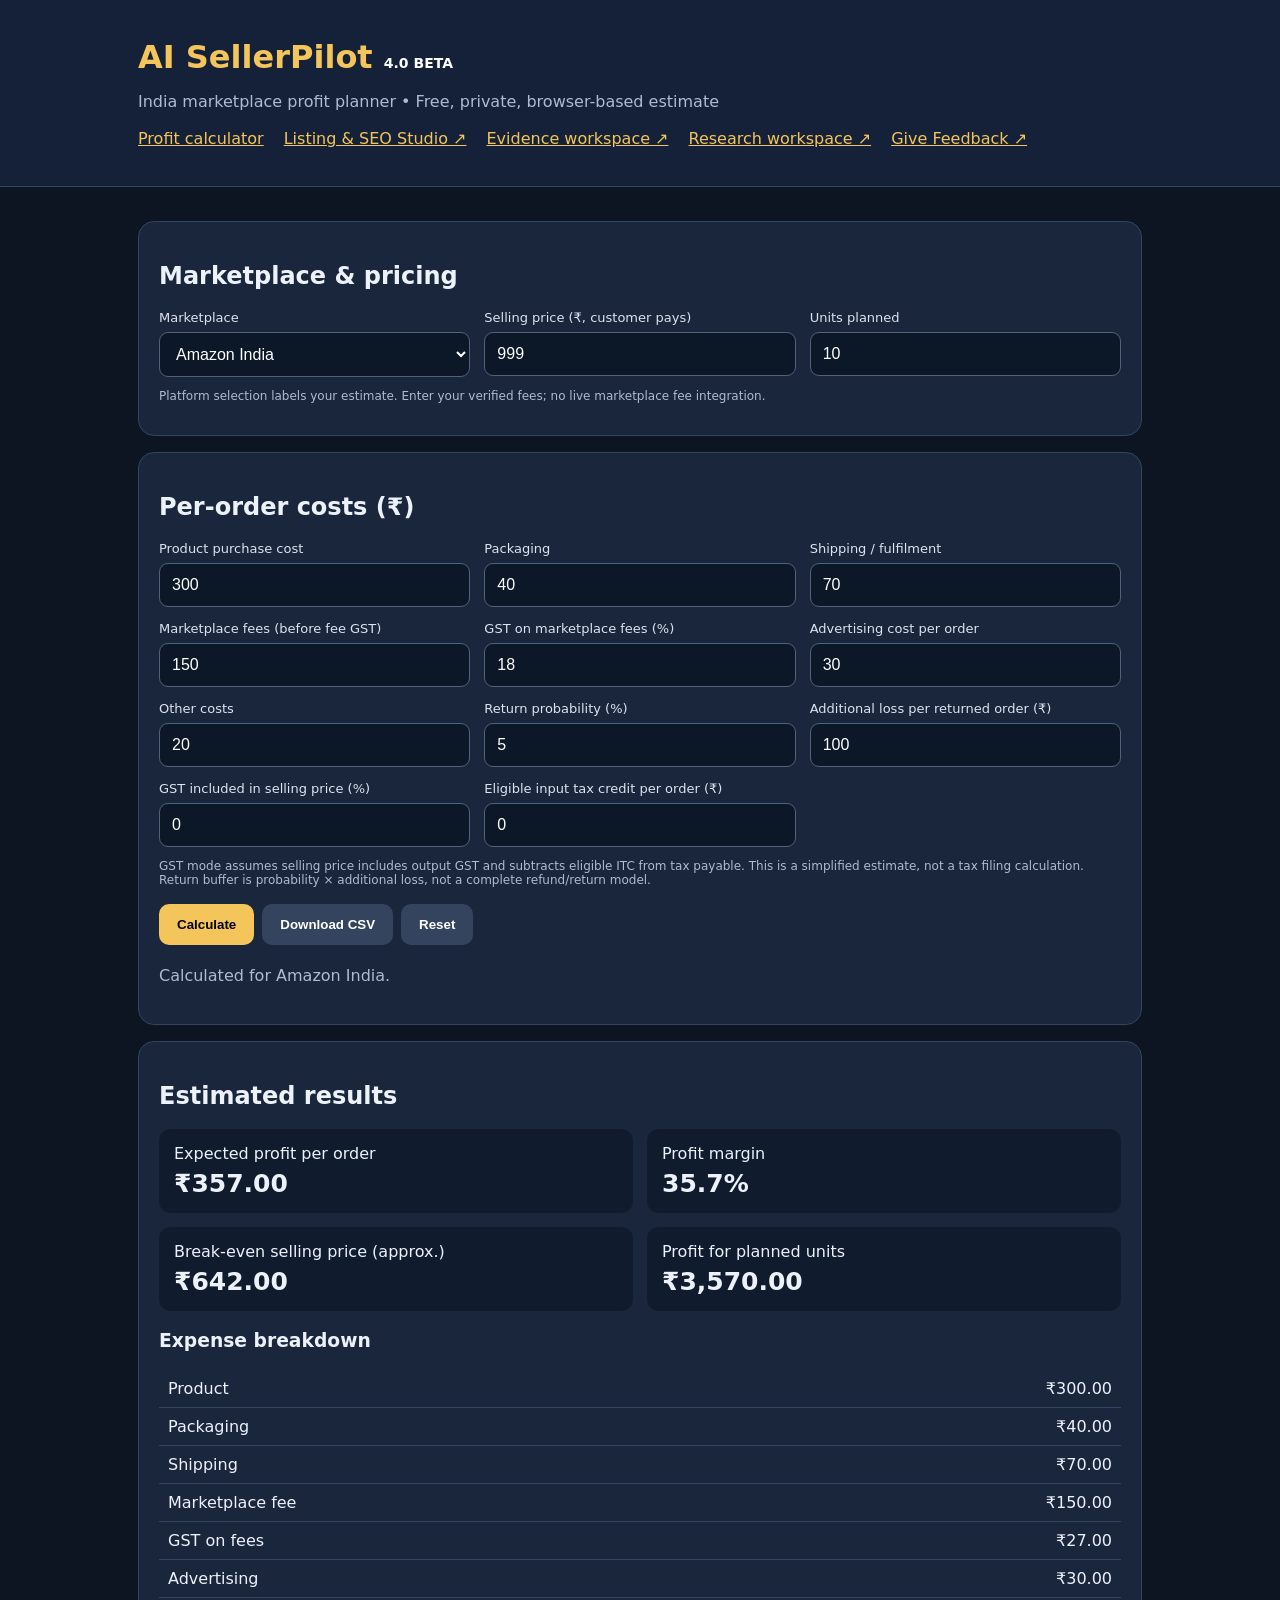
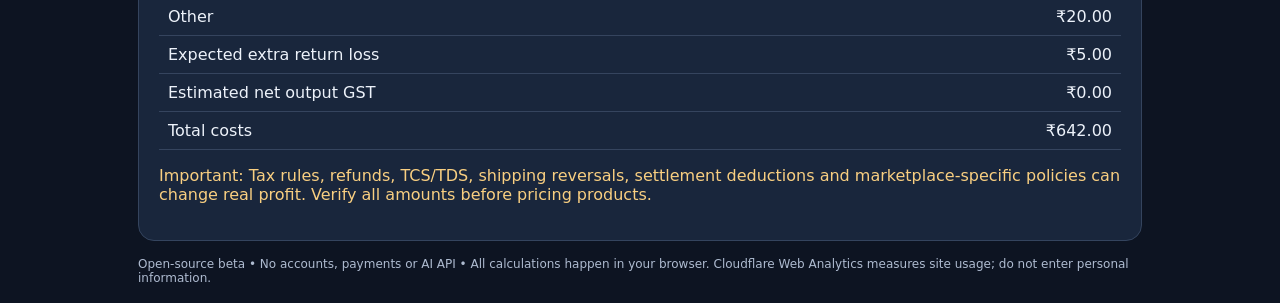
<file: index.html>
<!doctype html><html lang="en"><head><meta charset="utf-8"><meta name="referrer" content="no-referrer"><meta http-equiv="Content-Security-Policy" content="default-src 'self'; script-src 'self' https://static.cloudflareinsights.com; style-src 'self' 'unsafe-inline'; connect-src https://cloudflareinsights.com; img-src 'self' data:; object-src 'none'; base-uri 'none'; form-action 'none'"><meta name="viewport" content="width=device-width,initial-scale=1"><title>AI SellerPilot 4.0 • Profit Planner</title><style>:root{font-family:system-ui,Arial;background:#0d1422;color:#edf2fa}*{box-sizing:border-box}body{margin:0}header{background:#152139;border-bottom:1px solid #35445e;padding:20px}main{max-width:1040px;margin:auto;padding:18px}h1{margin:0;color:#f3c55a}p,small{color:#aebbd0}.grid{display:grid;grid-template-columns:repeat(2,minmax(0,1fr));gap:14px}.panel{background:#19263c;border:1px solid #34445e;border-radius:16px;padding:20px;margin:16px 0}.fields{display:grid;grid-template-columns:repeat(3,minmax(0,1fr));gap:14px}label{font-size:13px;color:#dce4f0}input,select{display:block;width:100%;padding:12px;margin-top:7px;border:1px solid #52627a;border-radius:9px;background:#0c1728;color:white;font-size:16px}button{background:#f3c55a;border:0;border-radius:10px;padding:13px 18px;font-weight:700;cursor:pointer;margin:5px 8px 5px 0}.secondary{background:#34445e;color:white}.metric{padding:15px;background:#101c2e;border-radius:12px}.metric strong{font-size:25px;display:block;margin-top:6px}.warn{color:#f9cf81}.muted{font-size:12px;color:#aebbd0}#status{min-height:22px}table{width:100%;border-collapse:collapse}td{padding:9px;border-bottom:1px solid #35445e}td:last-child{text-align:right}@media(max-width:720px){.fields,.grid{grid-template-columns:1fr}main{padding:12px}.panel{padding:15px}}a{color:#f3c55a}.workspace-nav{display:flex;gap:20px;flex-wrap:wrap;margin-top:18px}input:focus-visible,button:focus-visible,a:focus-visible,select:focus-visible{outline:3px solid #85bbff;outline-offset:3px}.metric strong{overflow-wrap:anywhere}</style></head><body><header><main><h1>AI SellerPilot <span style="font-size:14px;color:#fff">4.0 BETA</span></h1><p>India marketplace profit planner • Free, private, browser-based estimate</p><nav class="workspace-nav" aria-label="Main navigation"><a href="index.html" aria-current="page">Profit calculator</a><a href="listing.html">Listing & SEO Studio ↗</a><a href="workspace.html">Evidence workspace ↗</a><a href="research.html">Research workspace ↗</a><a href="https://docs.google.com/forms/d/e/1FAIpQLSeM1rBS4YeqHD3VyHbS-gMjqbxgYlLzSdxD7QoHNA4dIBgzLw/viewform?usp=header" target="_blank" rel="noopener noreferrer" aria-label="Give feedback on AI SellerPilot (opens in a new tab)">Give Feedback ↗</a></nav></main></header><main><section class="panel"><h2>Marketplace & pricing</h2><div class="fields"><label>Marketplace<select id="market"><option>Amazon India</option><option>Flipkart</option><option>Meesho</option><option>Shopify / Own Store</option><option>Other</option></select></label><label>Selling price (₹, customer pays)<input id="price" type="number" min="0" step="0.01" value="999"></label><label>Units planned<input id="units" type="number" min="1" step="1" value="10"></label></div><p class="muted">Platform selection labels your estimate. Enter your verified fees; no live marketplace fee integration.</p></section><section class="panel"><h2>Per-order costs (₹)</h2><div class="fields"><label>Product purchase cost<input id="cost" type="number" min="0" value="300"></label><label>Packaging<input id="pack" type="number" min="0" value="40"></label><label>Shipping / fulfilment<input id="ship" type="number" min="0" value="70"></label><label>Marketplace fees (before fee GST)<input id="fees" type="number" min="0" value="150"></label><label>GST on marketplace fees (%)<input id="feeTax" type="number" min="0" max="100" value="18"></label><label>Advertising cost per order<input id="ads" type="number" min="0" value="30"></label><label>Other costs<input id="other" type="number" min="0" value="20"></label><label>Return probability (%)<input id="returnRate" type="number" min="0" max="100" value="5"></label><label>Additional loss per returned order (₹)<input id="returnLoss" type="number" min="0" value="100"></label><label>GST included in selling price (%)<input id="salesTax" type="number" min="0" max="100" value="0"></label><label>Eligible input tax credit per order (₹)<input id="itc" type="number" min="0" value="0"></label></div><p class="muted">GST mode assumes selling price includes output GST and subtracts eligible ITC from tax payable. This is a simplified estimate, not a tax filing calculation. Return buffer is probability × additional loss, not a complete refund/return model.</p><button id="calc">Calculate</button><button id="csv" class="secondary">Download CSV</button><button id="reset" class="secondary">Reset</button><p id="status" role="status"></p></section><section class="panel"><h2>Estimated results</h2><div class="grid"><div class="metric">Expected profit per order<strong id="profit">—</strong></div><div class="metric">Profit margin<strong id="margin">—</strong></div><div class="metric">Break-even selling price (approx.)<strong id="breakEven">—</strong></div><div class="metric">Profit for planned units<strong id="total">—</strong></div></div><h3>Expense breakdown</h3><table id="details"></table><p class="warn">Important: Tax rules, refunds, TCS/TDS, shipping reversals, settlement deductions and marketplace-specific policies can change real profit. Verify all amounts before pricing products.</p></section><footer class="muted">Open-source beta • No accounts, payments or AI API • All calculations happen in your browser. Cloudflare Web Analytics measures site usage; do not enter personal information.</footer></main><script src="calculator.js"></script>
<!-- Cloudflare Web Analytics --><script type='module' src='https://static.cloudflareinsights.com/beacon.min.js' data-cf-beacon='{"token": "111fe0dea0d74cd58965f641d86ca739"}'></script><!-- End Cloudflare Web Analytics -->
</body></html>
</file>
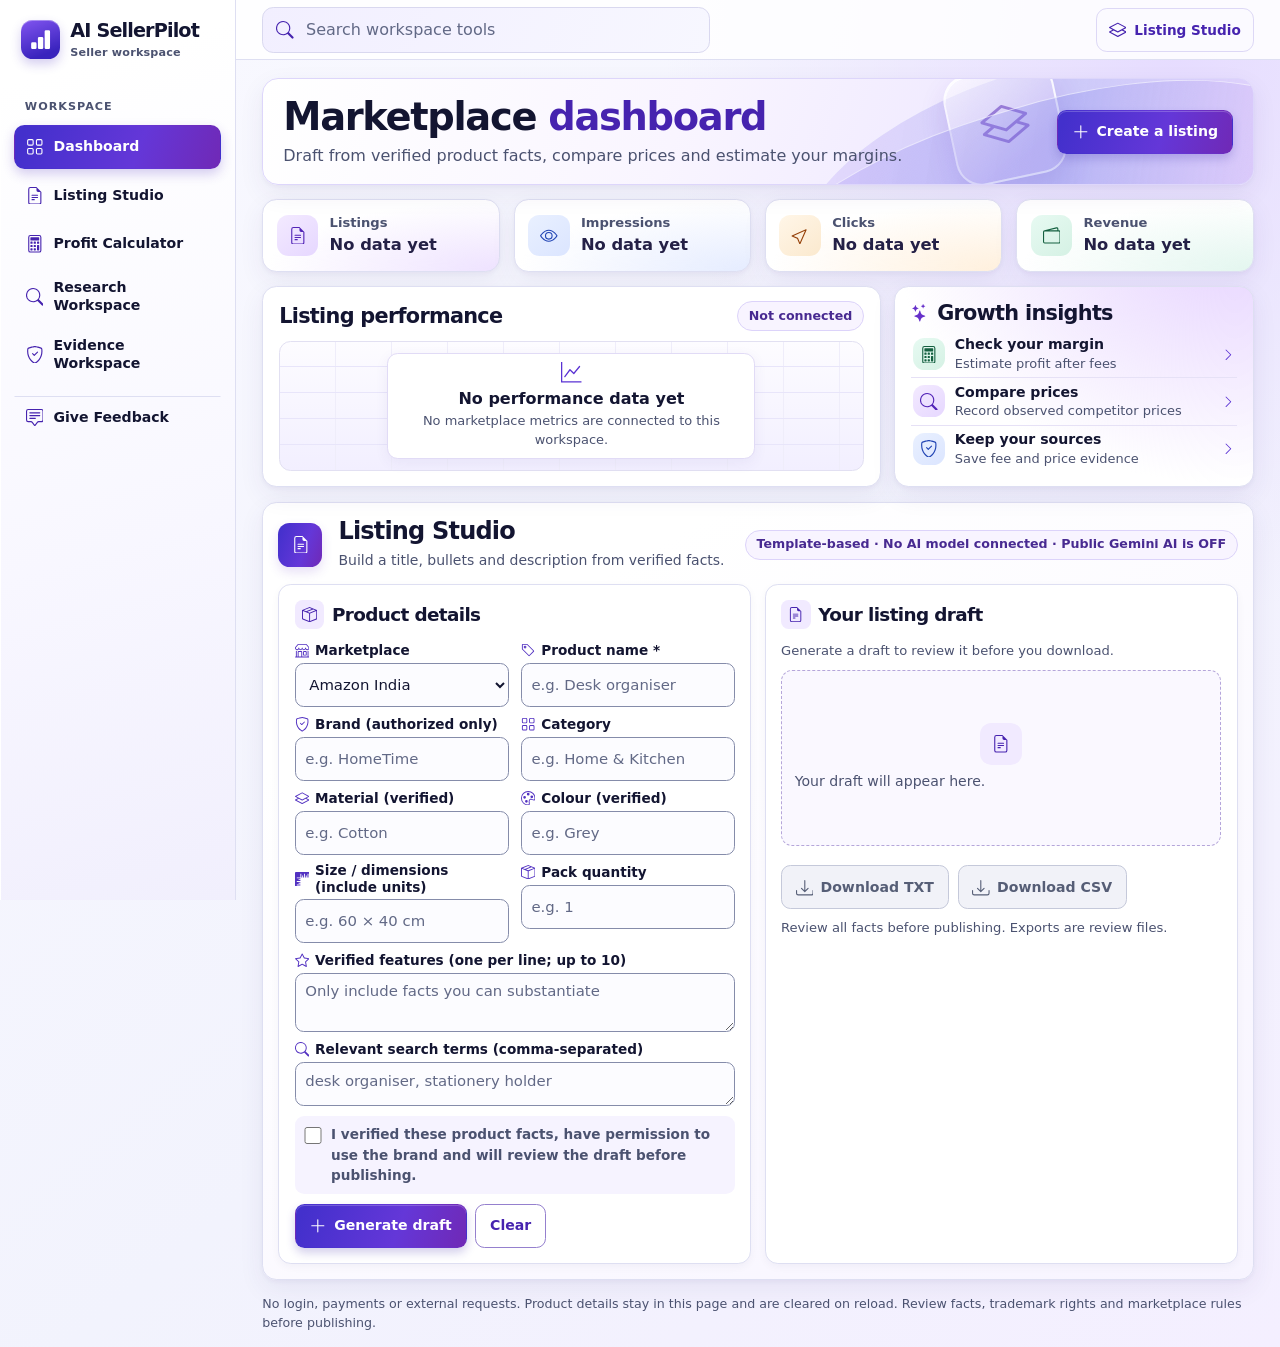
<file: listing.html>
<!doctype html>
<html lang="en"><head><meta charset="utf-8"><meta name="referrer" content="no-referrer"><meta http-equiv="Content-Security-Policy" content="default-src 'self'; script-src 'self'; style-src 'self' 'unsafe-inline'; connect-src 'none'; img-src 'self' data:; object-src 'none'; base-uri 'none'; form-action 'none'"><meta name="viewport" content="width=device-width,initial-scale=1"><title>Listing Studio • AI SellerPilot</title>
<link rel="stylesheet" href="listing-dashboard.css">
</head>
<body>
<!-- Icons from Bootstrap Icons 1.13.1. See licenses/bootstrap-icons.txt. -->
<a class="skip-link" href="#listing-generator">Skip to Listing Studio</a>
<div class="app-shell">
  <aside class="sidebar">
    <div class="sidebar-header">
      <a class="brand" href="#dashboard">
        <svg class="icon" aria-hidden="true" focusable="false" xmlns="http://www.w3.org/2000/svg" fill="currentColor" viewBox="0 0 16 16"><path d="M1 11a1 1 0 0 1 1-1h2a1 1 0 0 1 1 1v3a1 1 0 0 1-1 1H2a1 1 0 0 1-1-1zm5-4a1 1 0 0 1 1-1h2a1 1 0 0 1 1 1v7a1 1 0 0 1-1 1H7a1 1 0 0 1-1-1zm5-5a1 1 0 0 1 1-1h2a1 1 0 0 1 1 1v12a1 1 0 0 1-1 1h-2a1 1 0 0 1-1-1z"/></svg>
        <span>AI SellerPilot<small>Seller workspace</small></span>
      </a>
      <button id="menu-toggle" class="secondary menu-toggle" type="button" aria-expanded="false" aria-controls="tool-nav" hidden><svg class="icon" aria-hidden="true" focusable="false" xmlns="http://www.w3.org/2000/svg" fill="currentColor" viewBox="0 0 16 16"><path fill-rule="evenodd" d="M2.5 12a.5.5 0 0 1 .5-.5h10a.5.5 0 0 1 0 1H3a.5.5 0 0 1-.5-.5m0-4a.5.5 0 0 1 .5-.5h10a.5.5 0 0 1 0 1H3a.5.5 0 0 1-.5-.5m0-4a.5.5 0 0 1 .5-.5h10a.5.5 0 0 1 0 1H3a.5.5 0 0 1-.5-.5"/></svg> <span>Menu</span></button>
    </div>
    <nav id="tool-nav" class="tool-nav" aria-label="Main navigation">
      <span class="nav-caption">Workspace</span>
      <a href="#dashboard" class="nav-overview" aria-current="location"><svg class="icon" aria-hidden="true" focusable="false" xmlns="http://www.w3.org/2000/svg" fill="currentColor" viewBox="0 0 16 16"><path d="M1 2.5A1.5 1.5 0 0 1 2.5 1h3A1.5 1.5 0 0 1 7 2.5v3A1.5 1.5 0 0 1 5.5 7h-3A1.5 1.5 0 0 1 1 5.5zM2.5 2a.5.5 0 0 0-.5.5v3a.5.5 0 0 0 .5.5h3a.5.5 0 0 0 .5-.5v-3a.5.5 0 0 0-.5-.5zm6.5.5A1.5 1.5 0 0 1 10.5 1h3A1.5 1.5 0 0 1 15 2.5v3A1.5 1.5 0 0 1 13.5 7h-3A1.5 1.5 0 0 1 9 5.5zm1.5-.5a.5.5 0 0 0-.5.5v3a.5.5 0 0 0 .5.5h3a.5.5 0 0 0 .5-.5v-3a.5.5 0 0 0-.5-.5zM1 10.5A1.5 1.5 0 0 1 2.5 9h3A1.5 1.5 0 0 1 7 10.5v3A1.5 1.5 0 0 1 5.5 15h-3A1.5 1.5 0 0 1 1 13.5zm1.5-.5a.5.5 0 0 0-.5.5v3a.5.5 0 0 0 .5.5h3a.5.5 0 0 0 .5-.5v-3a.5.5 0 0 0-.5-.5zm6.5.5A1.5 1.5 0 0 1 10.5 9h3a1.5 1.5 0 0 1 1.5 1.5v3a1.5 1.5 0 0 1-1.5 1.5h-3A1.5 1.5 0 0 1 9 13.5zm1.5-.5a.5.5 0 0 0-.5.5v3a.5.5 0 0 0 .5.5h3a.5.5 0 0 0 .5-.5v-3a.5.5 0 0 0-.5-.5z"/></svg> Dashboard</a>
      <a href="#listing-generator"><svg class="icon" aria-hidden="true" focusable="false" xmlns="http://www.w3.org/2000/svg" fill="currentColor" viewBox="0 0 16 16"><path d="M5.5 7a.5.5 0 0 0 0 1h5a.5.5 0 0 0 0-1zM5 9.5a.5.5 0 0 1 .5-.5h5a.5.5 0 0 1 0 1h-5a.5.5 0 0 1-.5-.5m0 2a.5.5 0 0 1 .5-.5h2a.5.5 0 0 1 0 1h-2a.5.5 0 0 1-.5-.5"/><path d="M9.5 0H4a2 2 0 0 0-2 2v12a2 2 0 0 0 2 2h8a2 2 0 0 0 2-2V4.5zm0 1v2A1.5 1.5 0 0 0 11 4.5h2V14a1 1 0 0 1-1 1H4a1 1 0 0 1-1-1V2a1 1 0 0 1 1-1z"/></svg> Listing Studio</a>
      <a href="index.html"><svg class="icon" aria-hidden="true" focusable="false" xmlns="http://www.w3.org/2000/svg" fill="currentColor" viewBox="0 0 16 16"><path d="M12 1a1 1 0 0 1 1 1v12a1 1 0 0 1-1 1H4a1 1 0 0 1-1-1V2a1 1 0 0 1 1-1zM4 0a2 2 0 0 0-2 2v12a2 2 0 0 0 2 2h8a2 2 0 0 0 2-2V2a2 2 0 0 0-2-2z"/><path d="M4 2.5a.5.5 0 0 1 .5-.5h7a.5.5 0 0 1 .5.5v2a.5.5 0 0 1-.5.5h-7a.5.5 0 0 1-.5-.5zm0 4a.5.5 0 0 1 .5-.5h1a.5.5 0 0 1 .5.5v1a.5.5 0 0 1-.5.5h-1a.5.5 0 0 1-.5-.5zm0 3a.5.5 0 0 1 .5-.5h1a.5.5 0 0 1 .5.5v1a.5.5 0 0 1-.5.5h-1a.5.5 0 0 1-.5-.5zm0 3a.5.5 0 0 1 .5-.5h1a.5.5 0 0 1 .5.5v1a.5.5 0 0 1-.5.5h-1a.5.5 0 0 1-.5-.5zm3-6a.5.5 0 0 1 .5-.5h1a.5.5 0 0 1 .5.5v1a.5.5 0 0 1-.5.5h-1a.5.5 0 0 1-.5-.5zm0 3a.5.5 0 0 1 .5-.5h1a.5.5 0 0 1 .5.5v1a.5.5 0 0 1-.5.5h-1a.5.5 0 0 1-.5-.5zm0 3a.5.5 0 0 1 .5-.5h1a.5.5 0 0 1 .5.5v1a.5.5 0 0 1-.5.5h-1a.5.5 0 0 1-.5-.5zm3-6a.5.5 0 0 1 .5-.5h1a.5.5 0 0 1 .5.5v1a.5.5 0 0 1-.5.5h-1a.5.5 0 0 1-.5-.5zm0 3a.5.5 0 0 1 .5-.5h1a.5.5 0 0 1 .5.5v4a.5.5 0 0 1-.5.5h-1a.5.5 0 0 1-.5-.5z"/></svg> Profit Calculator</a>
      <a href="research.html"><svg class="icon" aria-hidden="true" focusable="false" xmlns="http://www.w3.org/2000/svg" fill="currentColor" viewBox="0 0 16 16"><path d="M11.742 10.344a6.5 6.5 0 1 0-1.397 1.398h-.001q.044.06.098.115l3.85 3.85a1 1 0 0 0 1.415-1.414l-3.85-3.85a1 1 0 0 0-.115-.1zM12 6.5a5.5 5.5 0 1 1-11 0 5.5 5.5 0 0 1 11 0"/></svg> Research Workspace</a>
      <a href="workspace.html"><svg class="icon" aria-hidden="true" focusable="false" xmlns="http://www.w3.org/2000/svg" fill="currentColor" viewBox="0 0 16 16"><path d="M5.338 1.59a61 61 0 0 0-2.837.856.48.48 0 0 0-.328.39c-.554 4.157.726 7.19 2.253 9.188a10.7 10.7 0 0 0 2.287 2.233c.346.244.652.42.893.533q.18.085.293.118a1 1 0 0 0 .101.025 1 1 0 0 0 .1-.025q.114-.034.294-.118c.24-.113.547-.29.893-.533a10.7 10.7 0 0 0 2.287-2.233c1.527-1.997 2.807-5.031 2.253-9.188a.48.48 0 0 0-.328-.39c-.651-.213-1.75-.56-2.837-.855C9.552 1.29 8.531 1.067 8 1.067c-.53 0-1.552.223-2.662.524zM5.072.56C6.157.265 7.31 0 8 0s1.843.265 2.928.56c1.11.3 2.229.655 2.887.87a1.54 1.54 0 0 1 1.044 1.262c.596 4.477-.787 7.795-2.465 9.99a11.8 11.8 0 0 1-2.517 2.453 7 7 0 0 1-1.048.625c-.28.132-.581.24-.829.24s-.548-.108-.829-.24a7 7 0 0 1-1.048-.625 11.8 11.8 0 0 1-2.517-2.453C1.928 10.487.545 7.169 1.141 2.692A1.54 1.54 0 0 1 2.185 1.43 63 63 0 0 1 5.072.56"/><path d="M10.854 5.146a.5.5 0 0 1 0 .708l-3 3a.5.5 0 0 1-.708 0l-1.5-1.5a.5.5 0 1 1 .708-.708L7.5 7.793l2.646-2.647a.5.5 0 0 1 .708 0"/></svg> Evidence Workspace</a>
      <a class="nav-feedback" href="https://docs.google.com/forms/d/e/1FAIpQLSeM1rBS4YeqHD3VyHbS-gMjqbxgYlLzSdxD7QoHNA4dIBgzLw/viewform?usp=header" target="_blank" rel="noopener noreferrer" aria-label="Give feedback on AI SellerPilot (opens in a new tab)"><svg class="icon" aria-hidden="true" focusable="false" xmlns="http://www.w3.org/2000/svg" fill="currentColor" viewBox="0 0 16 16"><path d="M14 1a1 1 0 0 1 1 1v8a1 1 0 0 1-1 1h-2.5a2 2 0 0 0-1.6.8L8 14.333 6.1 11.8a2 2 0 0 0-1.6-.8H2a1 1 0 0 1-1-1V2a1 1 0 0 1 1-1zM2 0a2 2 0 0 0-2 2v8a2 2 0 0 0 2 2h2.5a1 1 0 0 1 .8.4l1.9 2.533a1 1 0 0 0 1.6 0l1.9-2.533a1 1 0 0 1 .8-.4H14a2 2 0 0 0 2-2V2a2 2 0 0 0-2-2z"/><path d="M3 3.5a.5.5 0 0 1 .5-.5h9a.5.5 0 0 1 0 1h-9a.5.5 0 0 1-.5-.5M3 6a.5.5 0 0 1 .5-.5h9a.5.5 0 0 1 0 1h-9A.5.5 0 0 1 3 6m0 2.5a.5.5 0 0 1 .5-.5h5a.5.5 0 0 1 0 1h-5a.5.5 0 0 1-.5-.5"/></svg> Give Feedback</a>
    </nav>
  </aside>

  <div class="main-shell">
    <header class="topbar">
      <div class="tool-search" id="tool-search" role="search" hidden>
        <label class="search-field">
          <svg class="icon" aria-hidden="true" focusable="false" xmlns="http://www.w3.org/2000/svg" fill="currentColor" viewBox="0 0 16 16"><path d="M11.742 10.344a6.5 6.5 0 1 0-1.397 1.398h-.001q.044.06.098.115l3.85 3.85a1 1 0 0 0 1.415-1.414l-3.85-3.85a1 1 0 0 0-.115-.1zM12 6.5a5.5 5.5 0 1 1-11 0 5.5 5.5 0 0 1 11 0"/></svg>
          <span class="sr-only">Search workspace tools</span>
          <input id="tool-query" type="search" placeholder="Search workspace tools" autocomplete="off" aria-controls="tool-results">
        </label>
        <div id="tool-results" class="search-results" hidden>
          <p id="search-status" role="status"></p>
          <ul id="search-links"></ul>
        </div>
      </div>
      <a class="topbar-link" href="#listing-generator"><svg class="icon" aria-hidden="true" focusable="false" xmlns="http://www.w3.org/2000/svg" fill="currentColor" viewBox="0 0 16 16"><path d="M8.235 1.559a.5.5 0 0 0-.47 0l-7.5 4a.5.5 0 0 0 0 .882L3.188 8 .264 9.559a.5.5 0 0 0 0 .882l7.5 4a.5.5 0 0 0 .47 0l7.5-4a.5.5 0 0 0 0-.882L12.813 8l2.922-1.559a.5.5 0 0 0 0-.882zm3.515 7.008L14.438 10 8 13.433 1.562 10 4.25 8.567l3.515 1.874a.5.5 0 0 0 .47 0zM8 9.433 1.562 6 8 2.567 14.438 6z"/></svg> Listing Studio</a>
    </header>

    <main>
      <section id="dashboard" aria-labelledby="dashboard-title" tabindex="-1">
        <div class="dashboard-heading">
          <div>
            <h1 id="dashboard-title">Marketplace <span>dashboard</span></h1>
            <p>Draft from verified product facts, compare prices and estimate your margins.</p>
          </div>
          <a class="button primary" href="#listing-generator"><svg class="icon" aria-hidden="true" focusable="false" xmlns="http://www.w3.org/2000/svg" fill="currentColor" viewBox="0 0 16 16"><path fill-rule="evenodd" d="M8 2a.5.5 0 0 1 .5.5v5h5a.5.5 0 0 1 0 1h-5v5a.5.5 0 0 1-1 0v-5h-5a.5.5 0 0 1 0-1h5v-5A.5.5 0 0 1 8 2"/></svg> Create a listing</a>
          <div class="hero-accent" aria-hidden="true"><svg class="icon" aria-hidden="true" focusable="false" xmlns="http://www.w3.org/2000/svg" fill="currentColor" viewBox="0 0 16 16"><path d="M8.235 1.559a.5.5 0 0 0-.47 0l-7.5 4a.5.5 0 0 0 0 .882L3.188 8 .264 9.559a.5.5 0 0 0 0 .882l7.5 4a.5.5 0 0 0 .47 0l7.5-4a.5.5 0 0 0 0-.882L12.813 8l2.922-1.559a.5.5 0 0 0 0-.882zm3.515 7.008L14.438 10 8 13.433 1.562 10 4.25 8.567l3.515 1.874a.5.5 0 0 0 .47 0zM8 9.433 1.562 6 8 2.567 14.438 6z"/></svg></div>
        </div>

        <dl class="metrics" aria-label="Marketplace metrics">
          <div class="metric metric-purple"><span class="metric-icon tone-purple" aria-hidden="true"><svg class="icon" aria-hidden="true" focusable="false" xmlns="http://www.w3.org/2000/svg" fill="currentColor" viewBox="0 0 16 16"><path d="M5.5 7a.5.5 0 0 0 0 1h5a.5.5 0 0 0 0-1zM5 9.5a.5.5 0 0 1 .5-.5h5a.5.5 0 0 1 0 1h-5a.5.5 0 0 1-.5-.5m0 2a.5.5 0 0 1 .5-.5h2a.5.5 0 0 1 0 1h-2a.5.5 0 0 1-.5-.5"/><path d="M9.5 0H4a2 2 0 0 0-2 2v12a2 2 0 0 0 2 2h8a2 2 0 0 0 2-2V4.5zm0 1v2A1.5 1.5 0 0 0 11 4.5h2V14a1 1 0 0 1-1 1H4a1 1 0 0 1-1-1V2a1 1 0 0 1 1-1z"/></svg></span><div><dt>Listings</dt><dd>No data yet</dd></div></div>
          <div class="metric metric-blue"><span class="metric-icon tone-blue" aria-hidden="true"><svg class="icon" aria-hidden="true" focusable="false" xmlns="http://www.w3.org/2000/svg" fill="currentColor" viewBox="0 0 16 16"><path d="M16 8s-3-5.5-8-5.5S0 8 0 8s3 5.5 8 5.5S16 8 16 8M1.173 8a13 13 0 0 1 1.66-2.043C4.12 4.668 5.88 3.5 8 3.5s3.879 1.168 5.168 2.457A13 13 0 0 1 14.828 8q-.086.13-.195.288c-.335.48-.83 1.12-1.465 1.755C11.879 11.332 10.119 12.5 8 12.5s-3.879-1.168-5.168-2.457A13 13 0 0 1 1.172 8z"/><path d="M8 5.5a2.5 2.5 0 1 0 0 5 2.5 2.5 0 0 0 0-5M4.5 8a3.5 3.5 0 1 1 7 0 3.5 3.5 0 0 1-7 0"/></svg></span><div><dt>Impressions</dt><dd>No data yet</dd></div></div>
          <div class="metric metric-gold"><span class="metric-icon tone-gold" aria-hidden="true"><svg class="icon" aria-hidden="true" focusable="false" xmlns="http://www.w3.org/2000/svg" fill="currentColor" viewBox="0 0 16 16"><path d="M14.082 2.182a.5.5 0 0 1 .103.557L8.528 15.467a.5.5 0 0 1-.917-.007L5.57 10.694.803 8.652a.5.5 0 0 1-.006-.916l12.728-5.657a.5.5 0 0 1 .556.103zM2.25 8.184l3.897 1.67a.5.5 0 0 1 .262.263l1.67 3.897L12.743 3.52z"/></svg></span><div><dt>Clicks</dt><dd>No data yet</dd></div></div>
          <div class="metric metric-green"><span class="metric-icon tone-green" aria-hidden="true"><svg class="icon" aria-hidden="true" focusable="false" xmlns="http://www.w3.org/2000/svg" fill="currentColor" viewBox="0 0 16 16"><path d="M12.136.326A1.5 1.5 0 0 1 14 1.78V3h.5A1.5 1.5 0 0 1 16 4.5v9a1.5 1.5 0 0 1-1.5 1.5h-13A1.5 1.5 0 0 1 0 13.5v-9a1.5 1.5 0 0 1 1.432-1.499zM5.562 3H13V1.78a.5.5 0 0 0-.621-.484zM1.5 4a.5.5 0 0 0-.5.5v9a.5.5 0 0 0 .5.5h13a.5.5 0 0 0 .5-.5v-9a.5.5 0 0 0-.5-.5z"/></svg></span><div><dt>Revenue</dt><dd>No data yet</dd></div></div>
        </dl>

        <div class="overview">
          <section class="card performance" aria-labelledby="performance-title">
            <div class="card-heading">
              <h2 id="performance-title">Listing performance</h2>
              <span class="source-status">Not connected</span>
            </div>
            <div class="chart-empty">
              <div class="empty-message">
                <svg class="icon" aria-hidden="true" focusable="false" xmlns="http://www.w3.org/2000/svg" fill="currentColor" viewBox="0 0 16 16"><path fill-rule="evenodd" d="M0 0h1v15h15v1H0zm14.817 3.113a.5.5 0 0 1 .07.704l-4.5 5.5a.5.5 0 0 1-.74.037L7.06 6.767l-3.656 5.027a.5.5 0 0 1-.808-.588l4-5.5a.5.5 0 0 1 .758-.06l2.609 2.61 4.15-5.073a.5.5 0 0 1 .704-.07"/></svg>
                <strong>No performance data yet</strong>
                <p>No marketplace metrics are connected to this workspace.</p>
              </div>
            </div>
          </section>
          <section class="card insights" aria-labelledby="insights-title">
            <h2 id="insights-title"><svg class="icon" aria-hidden="true" focusable="false" xmlns="http://www.w3.org/2000/svg" fill="currentColor" viewBox="0 0 16 16"><path d="M7.657 6.247c.11-.33.576-.33.686 0l.645 1.937a2.89 2.89 0 0 0 1.829 1.828l1.936.645c.33.11.33.576 0 .686l-1.937.645a2.89 2.89 0 0 0-1.828 1.829l-.645 1.936a.361.361 0 0 1-.686 0l-.645-1.937a2.89 2.89 0 0 0-1.828-1.828l-1.937-.645a.361.361 0 0 1 0-.686l1.937-.645a2.89 2.89 0 0 0 1.828-1.828zM3.794 1.148a.217.217 0 0 1 .412 0l.387 1.162c.173.518.579.924 1.097 1.097l1.162.387a.217.217 0 0 1 0 .412l-1.162.387A1.73 1.73 0 0 0 4.593 5.69l-.387 1.162a.217.217 0 0 1-.412 0L3.407 5.69A1.73 1.73 0 0 0 2.31 4.593l-1.162-.387a.217.217 0 0 1 0-.412l1.162-.387A1.73 1.73 0 0 0 3.407 2.31zM10.863.099a.145.145 0 0 1 .274 0l.258.774c.115.346.386.617.732.732l.774.258a.145.145 0 0 1 0 .274l-.774.258a1.16 1.16 0 0 0-.732.732l-.258.774a.145.145 0 0 1-.274 0l-.258-.774a1.16 1.16 0 0 0-.732-.732L9.1 2.137a.145.145 0 0 1 0-.274l.774-.258c.346-.115.617-.386.732-.732z"/></svg> Growth insights</h2>
            <ul class="insight-links">
              <li><a href="index.html"><span class="metric-icon tone-green"><svg class="icon" aria-hidden="true" focusable="false" xmlns="http://www.w3.org/2000/svg" fill="currentColor" viewBox="0 0 16 16"><path d="M12 1a1 1 0 0 1 1 1v12a1 1 0 0 1-1 1H4a1 1 0 0 1-1-1V2a1 1 0 0 1 1-1zM4 0a2 2 0 0 0-2 2v12a2 2 0 0 0 2 2h8a2 2 0 0 0 2-2V2a2 2 0 0 0-2-2z"/><path d="M4 2.5a.5.5 0 0 1 .5-.5h7a.5.5 0 0 1 .5.5v2a.5.5 0 0 1-.5.5h-7a.5.5 0 0 1-.5-.5zm0 4a.5.5 0 0 1 .5-.5h1a.5.5 0 0 1 .5.5v1a.5.5 0 0 1-.5.5h-1a.5.5 0 0 1-.5-.5zm0 3a.5.5 0 0 1 .5-.5h1a.5.5 0 0 1 .5.5v1a.5.5 0 0 1-.5.5h-1a.5.5 0 0 1-.5-.5zm0 3a.5.5 0 0 1 .5-.5h1a.5.5 0 0 1 .5.5v1a.5.5 0 0 1-.5.5h-1a.5.5 0 0 1-.5-.5zm3-6a.5.5 0 0 1 .5-.5h1a.5.5 0 0 1 .5.5v1a.5.5 0 0 1-.5.5h-1a.5.5 0 0 1-.5-.5zm0 3a.5.5 0 0 1 .5-.5h1a.5.5 0 0 1 .5.5v1a.5.5 0 0 1-.5.5h-1a.5.5 0 0 1-.5-.5zm0 3a.5.5 0 0 1 .5-.5h1a.5.5 0 0 1 .5.5v1a.5.5 0 0 1-.5.5h-1a.5.5 0 0 1-.5-.5zm3-6a.5.5 0 0 1 .5-.5h1a.5.5 0 0 1 .5.5v1a.5.5 0 0 1-.5.5h-1a.5.5 0 0 1-.5-.5zm0 3a.5.5 0 0 1 .5-.5h1a.5.5 0 0 1 .5.5v4a.5.5 0 0 1-.5.5h-1a.5.5 0 0 1-.5-.5z"/></svg></span><span><strong>Check your margin</strong><small>Estimate profit after fees</small></span><svg class="icon" aria-hidden="true" focusable="false" xmlns="http://www.w3.org/2000/svg" fill="currentColor" viewBox="0 0 16 16"><path fill-rule="evenodd" d="M4.646 1.646a.5.5 0 0 1 .708 0l6 6a.5.5 0 0 1 0 .708l-6 6a.5.5 0 0 1-.708-.708L10.293 8 4.646 2.354a.5.5 0 0 1 0-.708"/></svg></a></li>
              <li><a href="research.html"><span class="metric-icon tone-purple"><svg class="icon" aria-hidden="true" focusable="false" xmlns="http://www.w3.org/2000/svg" fill="currentColor" viewBox="0 0 16 16"><path d="M11.742 10.344a6.5 6.5 0 1 0-1.397 1.398h-.001q.044.06.098.115l3.85 3.85a1 1 0 0 0 1.415-1.414l-3.85-3.85a1 1 0 0 0-.115-.1zM12 6.5a5.5 5.5 0 1 1-11 0 5.5 5.5 0 0 1 11 0"/></svg></span><span><strong>Compare prices</strong><small>Record observed competitor prices</small></span><svg class="icon" aria-hidden="true" focusable="false" xmlns="http://www.w3.org/2000/svg" fill="currentColor" viewBox="0 0 16 16"><path fill-rule="evenodd" d="M4.646 1.646a.5.5 0 0 1 .708 0l6 6a.5.5 0 0 1 0 .708l-6 6a.5.5 0 0 1-.708-.708L10.293 8 4.646 2.354a.5.5 0 0 1 0-.708"/></svg></a></li>
              <li><a href="workspace.html"><span class="metric-icon tone-blue"><svg class="icon" aria-hidden="true" focusable="false" xmlns="http://www.w3.org/2000/svg" fill="currentColor" viewBox="0 0 16 16"><path d="M5.338 1.59a61 61 0 0 0-2.837.856.48.48 0 0 0-.328.39c-.554 4.157.726 7.19 2.253 9.188a10.7 10.7 0 0 0 2.287 2.233c.346.244.652.42.893.533q.18.085.293.118a1 1 0 0 0 .101.025 1 1 0 0 0 .1-.025q.114-.034.294-.118c.24-.113.547-.29.893-.533a10.7 10.7 0 0 0 2.287-2.233c1.527-1.997 2.807-5.031 2.253-9.188a.48.48 0 0 0-.328-.39c-.651-.213-1.75-.56-2.837-.855C9.552 1.29 8.531 1.067 8 1.067c-.53 0-1.552.223-2.662.524zM5.072.56C6.157.265 7.31 0 8 0s1.843.265 2.928.56c1.11.3 2.229.655 2.887.87a1.54 1.54 0 0 1 1.044 1.262c.596 4.477-.787 7.795-2.465 9.99a11.8 11.8 0 0 1-2.517 2.453 7 7 0 0 1-1.048.625c-.28.132-.581.24-.829.24s-.548-.108-.829-.24a7 7 0 0 1-1.048-.625 11.8 11.8 0 0 1-2.517-2.453C1.928 10.487.545 7.169 1.141 2.692A1.54 1.54 0 0 1 2.185 1.43 63 63 0 0 1 5.072.56"/><path d="M10.854 5.146a.5.5 0 0 1 0 .708l-3 3a.5.5 0 0 1-.708 0l-1.5-1.5a.5.5 0 1 1 .708-.708L7.5 7.793l2.646-2.647a.5.5 0 0 1 .708 0"/></svg></span><span><strong>Keep your sources</strong><small>Save fee and price evidence</small></span><svg class="icon" aria-hidden="true" focusable="false" xmlns="http://www.w3.org/2000/svg" fill="currentColor" viewBox="0 0 16 16"><path fill-rule="evenodd" d="M4.646 1.646a.5.5 0 0 1 .708 0l6 6a.5.5 0 0 1 0 .708l-6 6a.5.5 0 0 1-.708-.708L10.293 8 4.646 2.354a.5.5 0 0 1 0-.708"/></svg></a></li>
            </ul>
          </section>
        </div>
      </section>

      <section id="listing-generator" class="listing-section" aria-labelledby="listing-title" tabindex="-1">
        <div class="listing-heading">
          <div class="listing-title-row">
            <span class="metric-icon tone-purple"><svg class="icon" aria-hidden="true" focusable="false" xmlns="http://www.w3.org/2000/svg" fill="currentColor" viewBox="0 0 16 16"><path d="M5.5 7a.5.5 0 0 0 0 1h5a.5.5 0 0 0 0-1zM5 9.5a.5.5 0 0 1 .5-.5h5a.5.5 0 0 1 0 1h-5a.5.5 0 0 1-.5-.5m0 2a.5.5 0 0 1 .5-.5h2a.5.5 0 0 1 0 1h-2a.5.5 0 0 1-.5-.5"/><path d="M9.5 0H4a2 2 0 0 0-2 2v12a2 2 0 0 0 2 2h8a2 2 0 0 0 2-2V4.5zm0 1v2A1.5 1.5 0 0 0 11 4.5h2V14a1 1 0 0 1-1 1H4a1 1 0 0 1-1-1V2a1 1 0 0 1 1-1z"/></svg></span>
            <div>
              <h2 id="listing-title">Listing Studio</h2>
              <p>Build a title, bullets and description from verified facts.</p>
            </div>
          </div>
          <span class="source-status">Template-based · No AI model connected · Public Gemini AI is OFF</span>
        </div>
        <div class="layout">
          <section class="panel">
            <h3 class="panel-title"><span class="panel-icon"><svg class="icon" aria-hidden="true" focusable="false" xmlns="http://www.w3.org/2000/svg" fill="currentColor" viewBox="0 0 16 16"><path d="M8.186 1.113a.5.5 0 0 0-.372 0L1.846 3.5l2.404.961L10.404 2zm3.564 1.426L5.596 5 8 5.961 14.154 3.5zm3.25 1.7-6.5 2.6v7.922l6.5-2.6V4.24zM7.5 14.762V6.838L1 4.239v7.923zM7.443.184a1.5 1.5 0 0 1 1.114 0l7.129 2.852A.5.5 0 0 1 16 3.5v8.662a1 1 0 0 1-.629.928l-7.185 2.874a.5.5 0 0 1-.372 0L.63 13.09a1 1 0 0 1-.63-.928V3.5a.5.5 0 0 1 .314-.464z"/></svg></span> Product details</h3>
            <form id="listing-form" novalidate>
              <div class="grid">
                <label><span class="field-label"><svg class="icon" aria-hidden="true" focusable="false" xmlns="http://www.w3.org/2000/svg" fill="currentColor" viewBox="0 0 16 16"><path d="M2.97 1.35A1 1 0 0 1 3.73 1h8.54a1 1 0 0 1 .76.35l2.609 3.044A1.5 1.5 0 0 1 16 5.37v.255a2.375 2.375 0 0 1-4.25 1.458A2.37 2.37 0 0 1 9.875 8 2.37 2.37 0 0 1 8 7.083 2.37 2.37 0 0 1 6.125 8a2.37 2.37 0 0 1-1.875-.917A2.375 2.375 0 0 1 0 5.625V5.37a1.5 1.5 0 0 1 .361-.976zm1.78 4.275a1.375 1.375 0 0 0 2.75 0 .5.5 0 0 1 1 0 1.375 1.375 0 0 0 2.75 0 .5.5 0 0 1 1 0 1.375 1.375 0 1 0 2.75 0V5.37a.5.5 0 0 0-.12-.325L12.27 2H3.73L1.12 5.045A.5.5 0 0 0 1 5.37v.255a1.375 1.375 0 0 0 2.75 0 .5.5 0 0 1 1 0M1.5 8.5A.5.5 0 0 1 2 9v6h1v-5a1 1 0 0 1 1-1h3a1 1 0 0 1 1 1v5h6V9a.5.5 0 0 1 1 0v6h.5a.5.5 0 0 1 0 1H.5a.5.5 0 0 1 0-1H1V9a.5.5 0 0 1 .5-.5M4 15h3v-5H4zm5-5a1 1 0 0 1 1-1h2a1 1 0 0 1 1 1v3a1 1 0 0 1-1 1h-2a1 1 0 0 1-1-1zm3 0h-2v3h2z"/></svg> Marketplace</span><select id="market"><option>Amazon India</option><option>Flipkart</option><option>Meesho</option></select></label>
                <label><span class="field-label"><svg class="icon" aria-hidden="true" focusable="false" xmlns="http://www.w3.org/2000/svg" fill="currentColor" viewBox="0 0 16 16"><path d="M6 4.5a1.5 1.5 0 1 1-3 0 1.5 1.5 0 0 1 3 0m-1 0a.5.5 0 1 0-1 0 .5.5 0 0 0 1 0"/><path d="M2 1h4.586a1 1 0 0 1 .707.293l7 7a1 1 0 0 1 0 1.414l-4.586 4.586a1 1 0 0 1-1.414 0l-7-7A1 1 0 0 1 1 6.586V2a1 1 0 0 1 1-1m0 5.586 7 7L13.586 9l-7-7H2z"/></svg> Product name *</span><input id="name" maxlength="120" required placeholder="e.g. Desk organiser"></label>
                <label><span class="field-label"><svg class="icon" aria-hidden="true" focusable="false" xmlns="http://www.w3.org/2000/svg" fill="currentColor" viewBox="0 0 16 16"><path d="M5.338 1.59a61 61 0 0 0-2.837.856.48.48 0 0 0-.328.39c-.554 4.157.726 7.19 2.253 9.188a10.7 10.7 0 0 0 2.287 2.233c.346.244.652.42.893.533q.18.085.293.118a1 1 0 0 0 .101.025 1 1 0 0 0 .1-.025q.114-.034.294-.118c.24-.113.547-.29.893-.533a10.7 10.7 0 0 0 2.287-2.233c1.527-1.997 2.807-5.031 2.253-9.188a.48.48 0 0 0-.328-.39c-.651-.213-1.75-.56-2.837-.855C9.552 1.29 8.531 1.067 8 1.067c-.53 0-1.552.223-2.662.524zM5.072.56C6.157.265 7.31 0 8 0s1.843.265 2.928.56c1.11.3 2.229.655 2.887.87a1.54 1.54 0 0 1 1.044 1.262c.596 4.477-.787 7.795-2.465 9.99a11.8 11.8 0 0 1-2.517 2.453 7 7 0 0 1-1.048.625c-.28.132-.581.24-.829.24s-.548-.108-.829-.24a7 7 0 0 1-1.048-.625 11.8 11.8 0 0 1-2.517-2.453C1.928 10.487.545 7.169 1.141 2.692A1.54 1.54 0 0 1 2.185 1.43 63 63 0 0 1 5.072.56"/><path d="M10.854 5.146a.5.5 0 0 1 0 .708l-3 3a.5.5 0 0 1-.708 0l-1.5-1.5a.5.5 0 1 1 .708-.708L7.5 7.793l2.646-2.647a.5.5 0 0 1 .708 0"/></svg> Brand (authorized only)</span><input id="brand" maxlength="70" placeholder="e.g. HomeTime"></label>
                <label><span class="field-label"><svg class="icon" aria-hidden="true" focusable="false" xmlns="http://www.w3.org/2000/svg" fill="currentColor" viewBox="0 0 16 16"><path d="M1 2.5A1.5 1.5 0 0 1 2.5 1h3A1.5 1.5 0 0 1 7 2.5v3A1.5 1.5 0 0 1 5.5 7h-3A1.5 1.5 0 0 1 1 5.5zM2.5 2a.5.5 0 0 0-.5.5v3a.5.5 0 0 0 .5.5h3a.5.5 0 0 0 .5-.5v-3a.5.5 0 0 0-.5-.5zm6.5.5A1.5 1.5 0 0 1 10.5 1h3A1.5 1.5 0 0 1 15 2.5v3A1.5 1.5 0 0 1 13.5 7h-3A1.5 1.5 0 0 1 9 5.5zm1.5-.5a.5.5 0 0 0-.5.5v3a.5.5 0 0 0 .5.5h3a.5.5 0 0 0 .5-.5v-3a.5.5 0 0 0-.5-.5zM1 10.5A1.5 1.5 0 0 1 2.5 9h3A1.5 1.5 0 0 1 7 10.5v3A1.5 1.5 0 0 1 5.5 15h-3A1.5 1.5 0 0 1 1 13.5zm1.5-.5a.5.5 0 0 0-.5.5v3a.5.5 0 0 0 .5.5h3a.5.5 0 0 0 .5-.5v-3a.5.5 0 0 0-.5-.5zm6.5.5A1.5 1.5 0 0 1 10.5 9h3a1.5 1.5 0 0 1 1.5 1.5v3a1.5 1.5 0 0 1-1.5 1.5h-3A1.5 1.5 0 0 1 9 13.5zm1.5-.5a.5.5 0 0 0-.5.5v3a.5.5 0 0 0 .5.5h3a.5.5 0 0 0 .5-.5v-3a.5.5 0 0 0-.5-.5z"/></svg> Category</span><input id="category" maxlength="80" placeholder="e.g. Home & Kitchen"></label>
                <label><span class="field-label"><svg class="icon" aria-hidden="true" focusable="false" xmlns="http://www.w3.org/2000/svg" fill="currentColor" viewBox="0 0 16 16"><path d="M8.235 1.559a.5.5 0 0 0-.47 0l-7.5 4a.5.5 0 0 0 0 .882L3.188 8 .264 9.559a.5.5 0 0 0 0 .882l7.5 4a.5.5 0 0 0 .47 0l7.5-4a.5.5 0 0 0 0-.882L12.813 8l2.922-1.559a.5.5 0 0 0 0-.882zm3.515 7.008L14.438 10 8 13.433 1.562 10 4.25 8.567l3.515 1.874a.5.5 0 0 0 .47 0zM8 9.433 1.562 6 8 2.567 14.438 6z"/></svg> Material (verified)</span><input id="material" maxlength="100" placeholder="e.g. Cotton"></label>
                <label><span class="field-label"><svg class="icon" aria-hidden="true" focusable="false" xmlns="http://www.w3.org/2000/svg" fill="currentColor" viewBox="0 0 16 16"><path d="M8 5a1.5 1.5 0 1 0 0-3 1.5 1.5 0 0 0 0 3m4 3a1.5 1.5 0 1 0 0-3 1.5 1.5 0 0 0 0 3M5.5 7a1.5 1.5 0 1 1-3 0 1.5 1.5 0 0 1 3 0m.5 6a1.5 1.5 0 1 0 0-3 1.5 1.5 0 0 0 0 3"/><path d="M16 8c0 3.15-1.866 2.585-3.567 2.07C11.42 9.763 10.465 9.473 10 10c-.603.683-.475 1.819-.351 2.92C9.826 14.495 9.996 16 8 16a8 8 0 1 1 8-8m-8 7c.611 0 .654-.171.655-.176.078-.146.124-.464.07-1.119-.014-.168-.037-.37-.061-.591-.052-.464-.112-1.005-.118-1.462-.01-.707.083-1.61.704-2.314.369-.417.845-.578 1.272-.618.404-.038.812.026 1.16.104.343.077.702.186 1.025.284l.028.008c.346.105.658.199.953.266.653.148.904.083.991.024C14.717 9.38 15 9.161 15 8a7 7 0 1 0-7 7"/></svg> Colour (verified)</span><input id="colour" maxlength="60" placeholder="e.g. Grey"></label>
                <label><span class="field-label"><svg class="icon" aria-hidden="true" focusable="false" xmlns="http://www.w3.org/2000/svg" fill="currentColor" viewBox="0 0 16 16"><path d="M1 0a1 1 0 0 0-1 1v14a1 1 0 0 0 1 1h5v-1H2v-1h4v-1H4v-1h2v-1H2v-1h4V9H4V8h2V7H2V6h4V2h1v4h1V4h1v2h1V2h1v4h1V4h1v2h1V2h1v4h1V1a1 1 0 0 0-1-1z"/></svg> Size / dimensions (include units)</span><input id="size" maxlength="100" placeholder="e.g. 60 × 40 cm"></label>
                <label><span class="field-label"><svg class="icon" aria-hidden="true" focusable="false" xmlns="http://www.w3.org/2000/svg" fill="currentColor" viewBox="0 0 16 16"><path d="M8.186 1.113a.5.5 0 0 0-.372 0L1.846 3.5l2.404.961L10.404 2zm3.564 1.426L5.596 5 8 5.961 14.154 3.5zm3.25 1.7-6.5 2.6v7.922l6.5-2.6V4.24zM7.5 14.762V6.838L1 4.239v7.923zM7.443.184a1.5 1.5 0 0 1 1.114 0l7.129 2.852A.5.5 0 0 1 16 3.5v8.662a1 1 0 0 1-.629.928l-7.185 2.874a.5.5 0 0 1-.372 0L.63 13.09a1 1 0 0 1-.63-.928V3.5a.5.5 0 0 1 .314-.464z"/></svg> Pack quantity</span><input id="quantity" type="number" min="1" max="10000" step="1" placeholder="e.g. 1"></label>
              </div>
              <label><span class="field-label"><svg class="icon" aria-hidden="true" focusable="false" xmlns="http://www.w3.org/2000/svg" fill="currentColor" viewBox="0 0 16 16"><path d="M2.866 14.85c-.078.444.36.791.746.593l4.39-2.256 4.389 2.256c.386.198.824-.149.746-.592l-.83-4.73 3.522-3.356c.33-.314.16-.888-.282-.95l-4.898-.696L8.465.792a.513.513 0 0 0-.927 0L5.354 5.12l-4.898.696c-.441.062-.612.636-.283.95l3.523 3.356-.83 4.73zm4.905-2.767-3.686 1.894.694-3.957a.56.56 0 0 0-.163-.505L1.71 6.745l4.052-.576a.53.53 0 0 0 .393-.288L8 2.223l1.847 3.658a.53.53 0 0 0 .393.288l4.052.575-2.906 2.77a.56.56 0 0 0-.163.506l.694 3.957-3.686-1.894a.5.5 0 0 0-.461 0z"/></svg> Verified features (one per line; up to 10)</span><textarea id="features" maxlength="2000" placeholder="Only include facts you can substantiate"></textarea></label>
              <label><span class="field-label"><svg class="icon" aria-hidden="true" focusable="false" xmlns="http://www.w3.org/2000/svg" fill="currentColor" viewBox="0 0 16 16"><path d="M11.742 10.344a6.5 6.5 0 1 0-1.397 1.398h-.001q.044.06.098.115l3.85 3.85a1 1 0 0 0 1.415-1.414l-3.85-3.85a1 1 0 0 0-.115-.1zM12 6.5a5.5 5.5 0 1 1-11 0 5.5 5.5 0 0 1 11 0"/></svg> Relevant search terms (comma-separated)</span><textarea id="terms" rows="1" maxlength="1000" placeholder="desk organiser, stationery holder"></textarea></label>
              <label class="check"><input type="checkbox" id="confirmed">I verified these product facts, have permission to use the brand and will review the draft before publishing.</label>
              <div class="actions">
                <button type="submit" class="primary"><svg class="icon" aria-hidden="true" focusable="false" xmlns="http://www.w3.org/2000/svg" fill="currentColor" viewBox="0 0 16 16"><path fill-rule="evenodd" d="M8 2a.5.5 0 0 1 .5.5v5h5a.5.5 0 0 1 0 1h-5v5a.5.5 0 0 1-1 0v-5h-5a.5.5 0 0 1 0-1h5v-5A.5.5 0 0 1 8 2"/></svg> Generate draft</button>
                <button type="reset" class="secondary">Clear</button>
                <button type="button" id="ai" class="secondary" hidden>Generate AI draft (sign-in required)</button>
              </div>
              <p class="status" id="status" role="status" aria-live="polite"></p>
            </form>
          </section>
          <section class="panel draft-panel">
            <h3 class="panel-title"><span class="panel-icon"><svg class="icon" aria-hidden="true" focusable="false" xmlns="http://www.w3.org/2000/svg" fill="currentColor" viewBox="0 0 16 16"><path d="M5.5 7a.5.5 0 0 0 0 1h5a.5.5 0 0 0 0-1zM5 9.5a.5.5 0 0 1 .5-.5h5a.5.5 0 0 1 0 1h-5a.5.5 0 0 1-.5-.5m0 2a.5.5 0 0 1 .5-.5h2a.5.5 0 0 1 0 1h-2a.5.5 0 0 1-.5-.5"/><path d="M9.5 0H4a2 2 0 0 0-2 2v12a2 2 0 0 0 2 2h8a2 2 0 0 0 2-2V4.5zm0 1v2A1.5 1.5 0 0 0 11 4.5h2V14a1 1 0 0 1-1 1H4a1 1 0 0 1-1-1V2a1 1 0 0 1 1-1z"/></svg></span> Your listing draft</h3>
            <p class="note" id="guidance">Generate a draft to review it before you download.</p>
            <div id="draft-placeholder" class="draft-placeholder">
              <span class="draft-empty-icon"><svg class="icon" aria-hidden="true" focusable="false" xmlns="http://www.w3.org/2000/svg" fill="currentColor" viewBox="0 0 16 16"><path d="M5.5 7a.5.5 0 0 0 0 1h5a.5.5 0 0 0 0-1zM5 9.5a.5.5 0 0 1 .5-.5h5a.5.5 0 0 1 0 1h-5a.5.5 0 0 1-.5-.5m0 2a.5.5 0 0 1 .5-.5h2a.5.5 0 0 1 0 1h-2a.5.5 0 0 1-.5-.5"/><path d="M9.5 0H4a2 2 0 0 0-2 2v12a2 2 0 0 0 2 2h8a2 2 0 0 0 2-2V4.5zm0 1v2A1.5 1.5 0 0 0 11 4.5h2V14a1 1 0 0 1-1 1H4a1 1 0 0 1-1-1V2a1 1 0 0 1 1-1z"/></svg></span>
              <pre id="result" tabindex="0" aria-label="Listing draft text">Your draft will appear here.</pre>
            </div>
            <div id="draft-preview" class="draft-preview" hidden>
              <dl class="draft-summary">
                <div><dt>Marketplace</dt><dd id="draft-market"></dd></div>
                <div id="draft-category-row"><dt>Category</dt><dd id="draft-category"></dd></div>
              </dl>
              <div class="draft-section">
                <h4>Title</h4>
                <p class="draft-value draft-title-value" id="draft-title"></p>
              </div>
              <div class="draft-section">
                <h4>Bullet points</h4>
                <div class="draft-value"><ul id="draft-bullets"></ul><p id="draft-no-bullets" hidden>No feature bullets added.</p></div>
              </div>
              <div class="draft-section">
                <h4>Description</h4>
                <p class="draft-value draft-description" id="draft-description"></p>
              </div>
              <div class="draft-section">
                <h4>Keywords</h4>
                <p class="draft-value" id="draft-keywords"></p>
              </div>
            </div>
            <p class="note draft-counts" id="counts"></p>
            <div class="actions downloads">
              <button id="txt" class="secondary" type="button" disabled><svg class="icon" aria-hidden="true" focusable="false" xmlns="http://www.w3.org/2000/svg" fill="currentColor" viewBox="0 0 16 16"><path d="M.5 9.9a.5.5 0 0 1 .5.5v2.5a1 1 0 0 0 1 1h12a1 1 0 0 0 1-1v-2.5a.5.5 0 0 1 1 0v2.5a2 2 0 0 1-2 2H2a2 2 0 0 1-2-2v-2.5a.5.5 0 0 1 .5-.5"/><path d="M7.646 11.854a.5.5 0 0 0 .708 0l3-3a.5.5 0 0 0-.708-.708L8.5 10.293V1.5a.5.5 0 0 0-1 0v8.793L5.354 8.146a.5.5 0 1 0-.708.708z"/></svg> Download TXT</button>
              <button id="csv" class="secondary" type="button" disabled><svg class="icon" aria-hidden="true" focusable="false" xmlns="http://www.w3.org/2000/svg" fill="currentColor" viewBox="0 0 16 16"><path d="M.5 9.9a.5.5 0 0 1 .5.5v2.5a1 1 0 0 0 1 1h12a1 1 0 0 0 1-1v-2.5a.5.5 0 0 1 1 0v2.5a2 2 0 0 1-2 2H2a2 2 0 0 1-2-2v-2.5a.5.5 0 0 1 .5-.5"/><path d="M7.646 11.854a.5.5 0 0 0 .708 0l3-3a.5.5 0 0 0-.708-.708L8.5 10.293V1.5a.5.5 0 0 0-1 0v8.793L5.354 8.146a.5.5 0 1 0-.708.708z"/></svg> Download CSV</button>
            </div>
            <p class="note export-note">Review all facts before publishing. Exports are review files.</p>
          </section>
        </div>
      </section>
      <footer>No login, payments or external requests. Product details stay in this page and are cleared on reload. Review facts, trademark rights and marketplace rules before publishing.</footer>
    </main>
  </div>
</div>
<script src="listing-dashboard.js"></script>
<script src="ai-config.js"></script><script src="listing.js"></script>
</body>
</html>
</file>
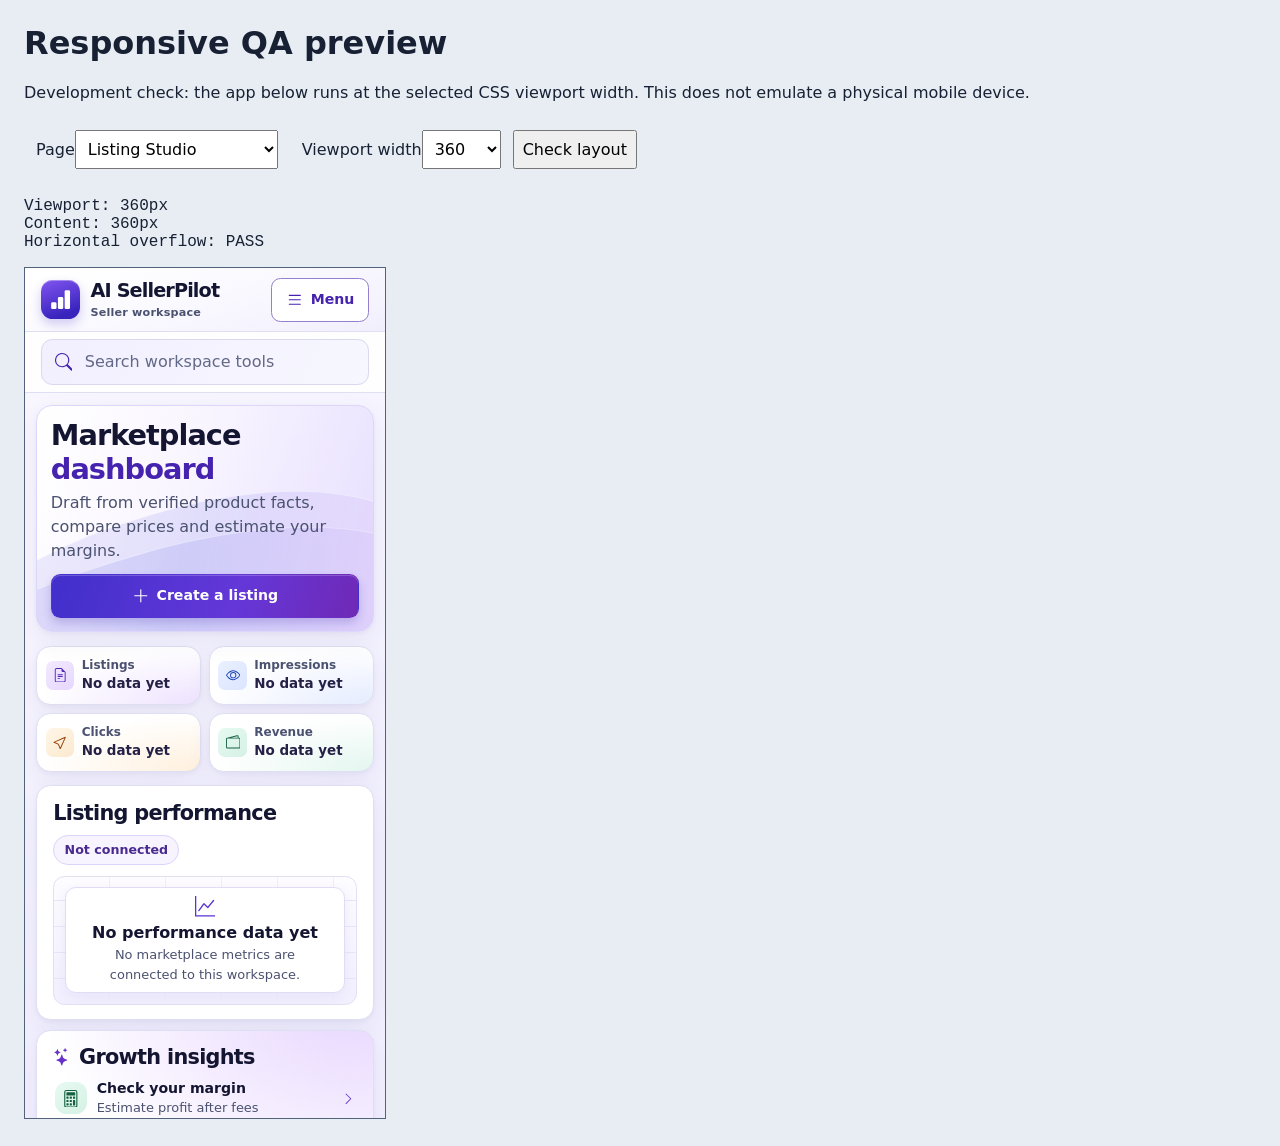
<file: qa-preview.html>
<!doctype html><html lang="en"><head><meta charset="utf-8"><meta name="viewport" content="width=device-width,initial-scale=1"><title>SellerPilot responsive QA</title><style>body{font:16px system-ui;background:#e8edf4;color:#172133;margin:24px}label{display:inline-block;margin:12px}button,select{font:inherit;padding:8px}iframe{display:block;height:850px;border:1px solid #52627a;background:#0b1220;max-width:none}#status{white-space:pre-wrap}main{overflow:auto}</style></head><body><h1>Responsive QA preview</h1><p>Development check: the app below runs at the selected CSS viewport width. This does not emulate a physical mobile device.</p><label>Page<select id="page"><option value="listing.html">Listing Studio</option><option value="workspace.html">Evidence workspace</option><option value="research.html">Research workspace</option><option value="index.html">Profit calculator</option></select></label><label>Viewport width<select id="width"><option>360</option><option>390</option><option>768</option><option>1280</option></select></label><button id="check">Check layout</button><pre id="status" role="status"></pre><main><iframe id="preview" title="App viewport" src="listing.html" width="360"></iframe></main><script>const frame=document.getElementById('preview');function check(){const d=frame.contentDocument;document.getElementById('status').textContent=`Viewport: ${d.documentElement.clientWidth}px\nContent: ${d.documentElement.scrollWidth}px\nHorizontal overflow: ${d.documentElement.scrollWidth>d.documentElement.clientWidth?'FAIL':'PASS'}`;}document.getElementById('page').onchange=e=>{frame.src=e.target.value;};document.getElementById('width').onchange=e=>{frame.width=e.target.value;requestAnimationFrame(check);};document.getElementById('check').onclick=check;frame.onload=check;</script></body></html>
</file>
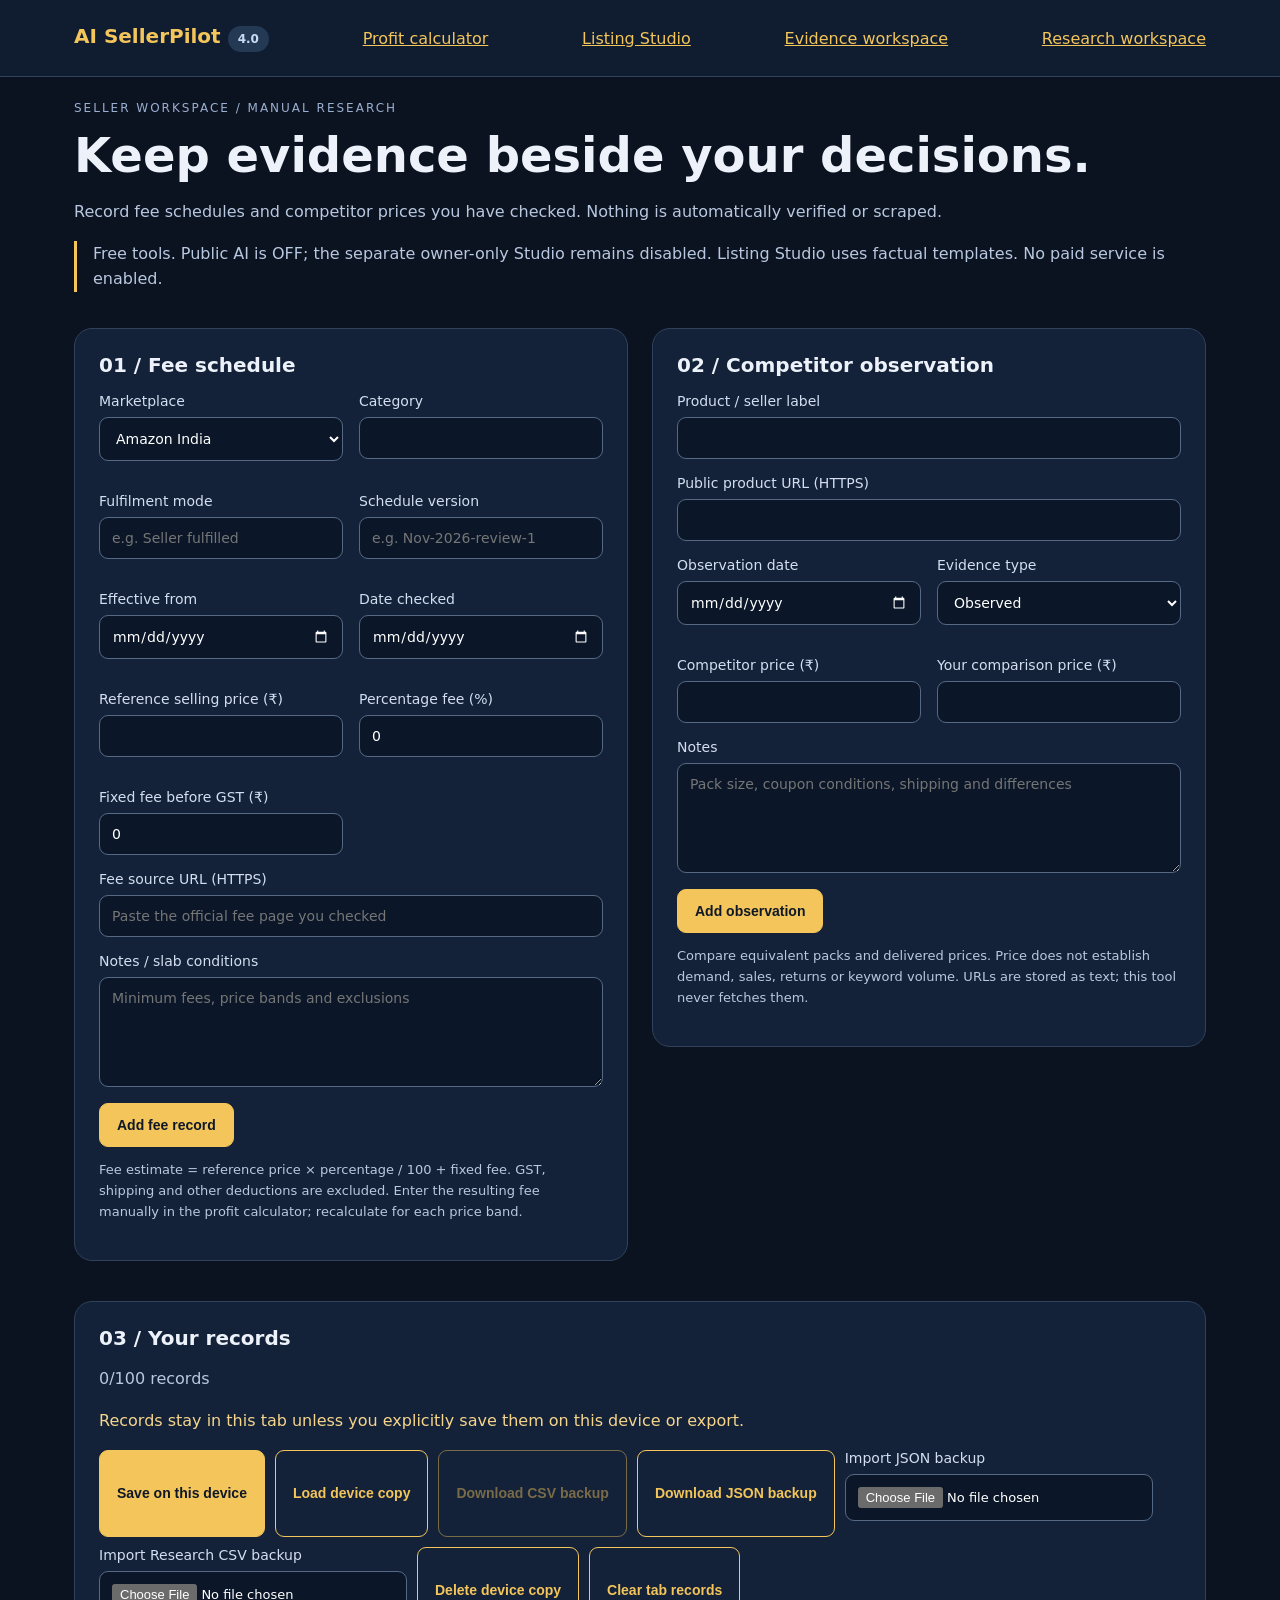
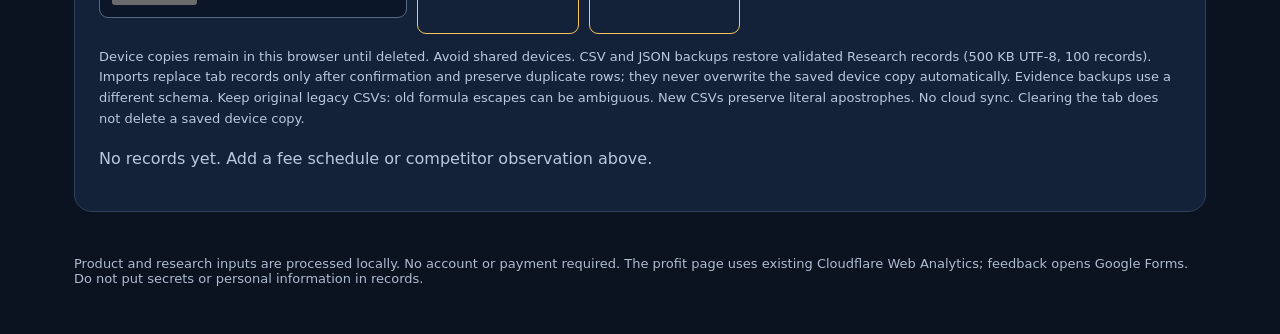
<file: research.html>
<!doctype html>
<html lang="en"><head><meta charset="utf-8"><meta name="referrer" content="no-referrer"><meta http-equiv="Content-Security-Policy" content="default-src 'self'; script-src 'self'; style-src 'self' 'unsafe-inline'; connect-src 'none'; img-src 'self' data:; object-src 'none'; base-uri 'none'; form-action 'none'"><meta name="viewport" content="width=device-width,initial-scale=1"><title>Research workspace • SellerPilot 4.0</title><link rel="stylesheet" href="research.css"></head>
<body><header><nav aria-label="Main navigation"><a class="brand" href="index.html">AI SellerPilot <span class="pill">4.0</span></a><a href="index.html">Profit calculator</a><a href="listing.html">Listing Studio</a><a href="workspace.html">Evidence workspace</a><a href="research.html" aria-current="page">Research workspace</a></nav></header>
<main><div class="tag">SELLER WORKSPACE / MANUAL RESEARCH</div><h1>Keep evidence beside your decisions.</h1><p>Record fee schedules and competitor prices you have checked. Nothing is automatically verified or scraped.</p><p class="notice">Free tools. Public AI is OFF; the separate owner-only Studio remains disabled. Listing Studio uses factual templates. No paid service is enabled.</p>
<div class="layout"><section class="panel"><h2>01 / Fee schedule</h2><form id="fee-form" novalidate><div class="grid">
<label>Marketplace<select name="market"><option>Amazon India</option><option>Flipkart</option><option>Meesho</option><option>Shopify / Own Store</option><option>Other</option></select></label>
<label>Category<input name="category" maxlength="80" required></label><label>Fulfilment mode<input name="fulfilment" maxlength="80" required placeholder="e.g. Seller fulfilled"></label><label>Schedule version<input name="version" maxlength="40" required placeholder="e.g. Nov-2026-review-1"></label>
<label>Effective from<input name="effective" type="date" required></label><label>Date checked<input name="checked" type="date" required></label>
<label>Reference selling price (₹)<input name="price" type="number" min="0.01" step="0.01" required></label><label>Percentage fee (%)<input name="percent" type="number" min="0" max="100" step="0.01" value="0"></label><label>Fixed fee before GST (₹)<input name="fixed" type="number" min="0" step="0.01" value="0"></label></div>
<label>Fee source URL (HTTPS)<input name="source" type="url" maxlength="1000" required placeholder="Paste the official fee page you checked"></label><label>Notes / slab conditions<textarea name="notes" maxlength="1000" placeholder="Minimum fees, price bands and exclusions"></textarea></label><div class="actions"><button id="fee-submit" type="submit">Add fee record</button><button id="fee-cancel" type="button" class="secondary" hidden>Cancel edit</button></div><p class="note">Fee estimate = reference price × percentage / 100 + fixed fee. GST, shipping and other deductions are excluded. Enter the resulting fee manually in the profit calculator; recalculate for each price band.</p></form></section>
<section class="panel"><h2>02 / Competitor observation</h2><form id="competitor-form" novalidate><label>Product / seller label<input name="label" maxlength="120" required></label><label>Public product URL (HTTPS)<input name="source" type="url" maxlength="1000" required></label><div class="grid"><label>Observation date<input name="checked" type="date" required></label><label>Evidence type<select name="kind"><option>Observed</option><option>Estimated</option></select></label><label>Competitor price (₹)<input name="price" type="number" min="0.01" step="0.01" required></label><label>Your comparison price (₹)<input name="ownPrice" type="number" min="0.01" step="0.01" required></label></div><label>Notes<textarea name="notes" maxlength="1000" placeholder="Pack size, coupon conditions, shipping and differences"></textarea></label><div class="actions"><button id="competitor-submit" type="submit">Add observation</button><button id="competitor-cancel" type="button" class="secondary" hidden>Cancel edit</button></div><p class="note">Compare equivalent packs and delivered prices. Price does not establish demand, sales, returns or keyword volume. URLs are stored as text; this tool never fetches them.</p></form></section></div>
<section class="panel"><h2>03 / Your records</h2><p id="record-count">0/100 records</p><p id="workspace-status" class="status" role="status" aria-live="polite">Records stay in this tab unless you explicitly save them on this device or export.</p><div class="actions"><button id="save">Save on this device</button><button id="load" class="secondary">Load device copy</button><button id="export" class="secondary">Download CSV backup</button><button id="backup" class="secondary">Download JSON backup</button><label class="secondary">Import JSON backup <input id="import-json" type="file" accept=".json,application/json" aria-label="Import JSON backup"></label><label>Import Research CSV backup<input id="import-csv" type="file" accept=".csv,text/csv"></label><button id="erase" class="secondary">Delete device copy</button><button id="clear" class="secondary">Clear tab records</button></div><p class="note">Device copies remain in this browser until deleted. Avoid shared devices. CSV and JSON backups restore validated Research records (500 KB UTF-8, 100 records). Imports replace tab records only after confirmation and preserve duplicate rows; they never overwrite the saved device copy automatically. Evidence backups use a different schema. Keep original legacy CSVs: old formula escapes can be ambiguous. New CSVs preserve literal apostrophes. No cloud sync. Clearing the tab does not delete a saved device copy.</p><div id="records"></div></section><footer>Product and research inputs are processed locally. No account or payment required. The profit page uses existing Cloudflare Web Analytics; feedback opens Google Forms. Do not put secrets or personal information in records.</footer></main><script src="csv-codec.js"></script><script src="research.js"></script></body></html>
</file>
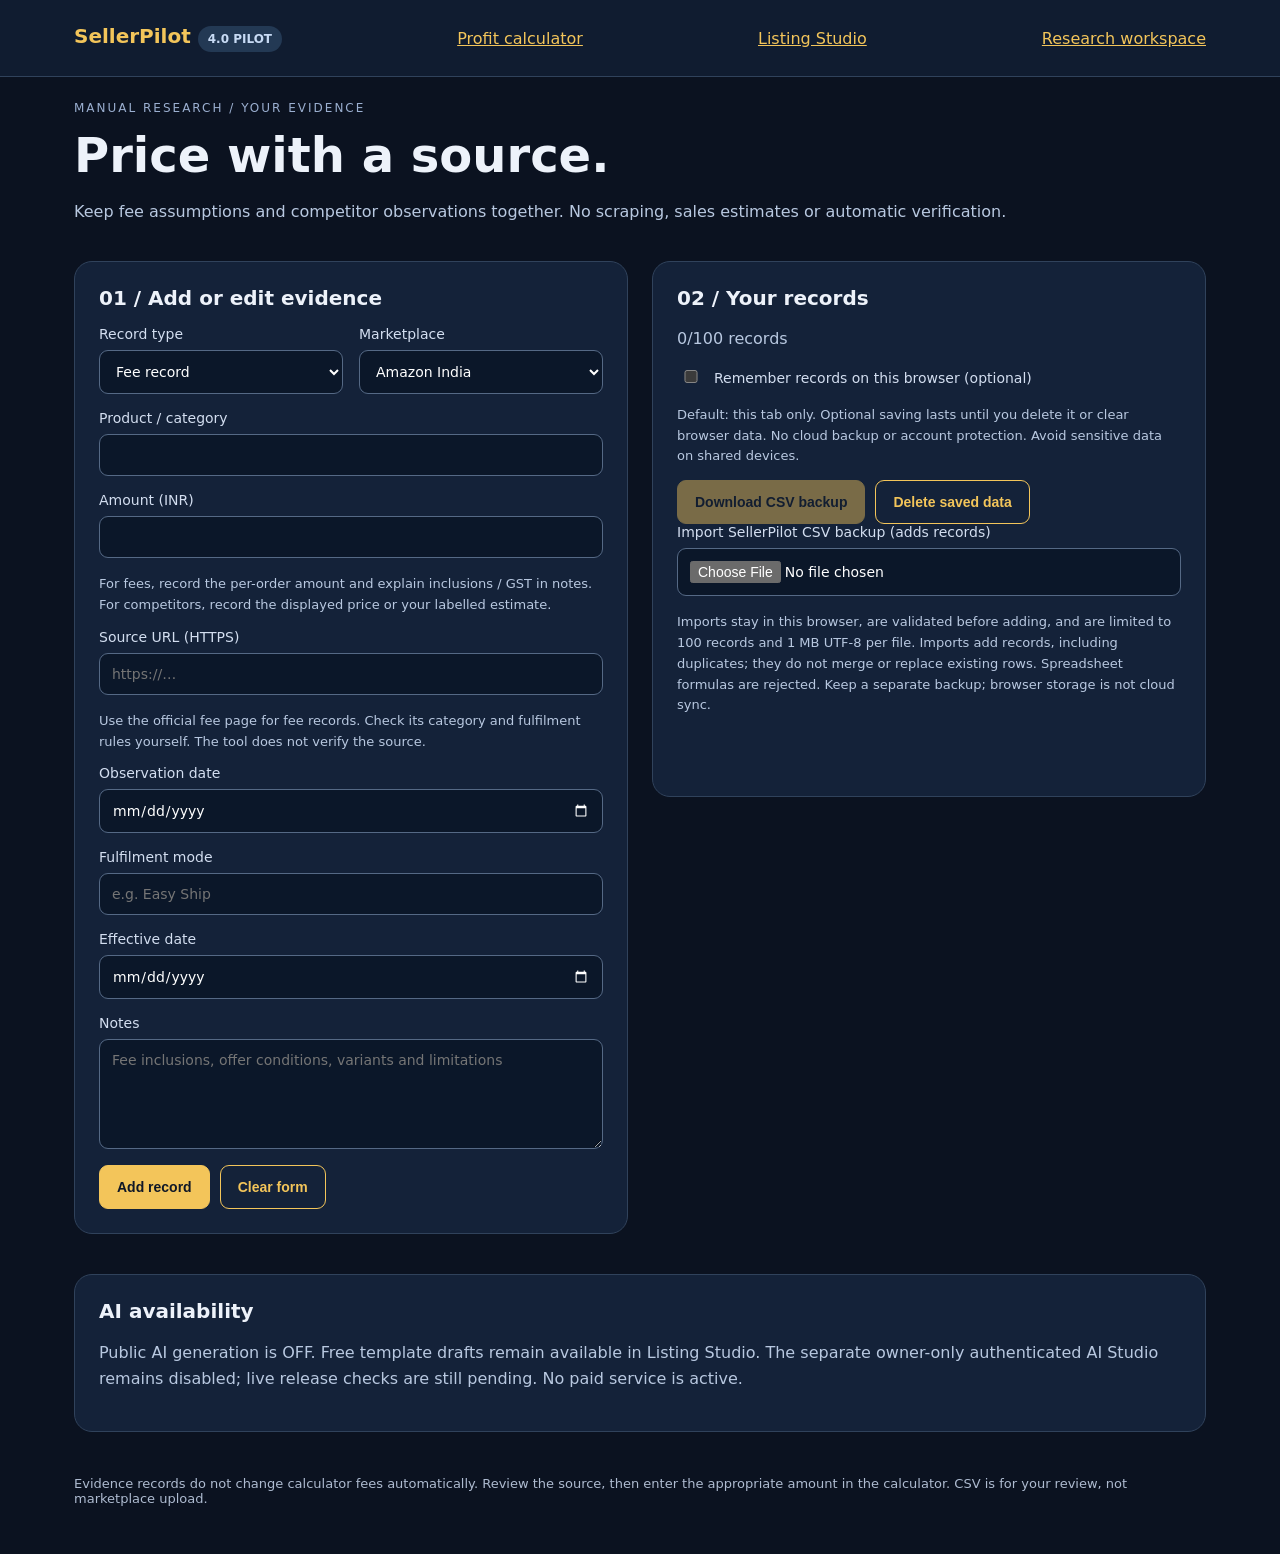
<file: workspace.html>
<!doctype html><html lang="en"><head><meta charset="utf-8"><meta name="viewport" content="width=device-width,initial-scale=1"><meta http-equiv="Content-Security-Policy" content="default-src 'self'; script-src 'self'; style-src 'self' 'unsafe-inline'; connect-src 'none'; object-src 'none'; base-uri 'none'; form-action 'none'"><title>Evidence Workspace • SellerPilot 4.0 Pilot</title><style>
:root{color-scheme:dark;font:16px system-ui,sans-serif;background:#0b1220;color:#edf2fa}*{box-sizing:border-box}body{margin:0}a{color:#f3c55a}header{border-bottom:1px solid #30425b;background:#101c30}nav,main{max-width:1180px;margin:auto;padding:24px}nav{display:flex;align-items:center;justify-content:space-between;gap:20px;flex-wrap:wrap}.brand{font-size:20px;font-weight:800;text-decoration:none}.tag{color:#9bafd0;font-size:12px;letter-spacing:2px}h1{font-size:clamp(30px,5vw,48px);margin:12px 0}h2{font-size:20px;margin-top:0}p{line-height:1.6;color:#b8c8e0}.layout{display:grid;grid-template-columns:1fr 1fr;gap:24px;align-items:start}.panel{min-width:0;background:#142239;border:1px solid #30425b;border-radius:18px;padding:24px;margin:20px 0}.grid{display:grid;grid-template-columns:1fr 1fr;gap:16px}label{display:block;font-size:14px;color:#d3def0;margin-bottom:16px}input,select,textarea{display:block;width:100%;margin-top:8px;background:#0b1729;border:1px solid #556985;border-radius:9px;padding:12px;color:#fff;font:inherit}textarea{min-height:110px;resize:vertical}button{padding:12px 17px;border-radius:9px;border:1px solid #f3c55a;background:#f3c55a;color:#101827;font-weight:750;font-size:14px;cursor:pointer}button.secondary{background:transparent;color:#f3c55a}button:disabled{opacity:.45;cursor:not-allowed}.actions{display:flex;gap:10px;flex-wrap:wrap}input:focus-visible,textarea:focus-visible,select:focus-visible,button:focus-visible,a:focus-visible{outline:3px solid #85bbff;outline-offset:3px}.check{display:flex;gap:10px;align-items:flex-start;line-height:1.5}.check input{width:20px;flex-shrink:0;margin-top:2px}.note{font-size:13px}.status{min-height:24px;color:#f5d58b}pre{font:15px/1.7 system-ui;white-space:pre-wrap;overflow-wrap:anywhere;margin:0}#result{min-height:250px}.pill{display:inline-block;padding:6px 10px;background:#233954;border-radius:30px;color:#c8dbf5;font-size:12px}footer{padding:24px 0;font-size:13px;color:#aebbd0}@media(max-width:800px){.layout{grid-template-columns:1fr}.panel{margin:10px 0}nav,main{padding:16px}}@media(max-width:440px){.grid{grid-template-columns:1fr;gap:0}.panel{padding:18px}}
[hidden]{display:none!important}.record{border-top:1px solid #556985;padding:16px 0;overflow-wrap:anywhere}.record button{margin:12px}.record h3{font-size:17px}button{min-height:44px}</style></head><body><header><nav aria-label="Main navigation"><a class="brand" href="index.html">SellerPilot <span class="pill">4.0 PILOT</span></a><a href="index.html">Profit calculator</a><a href="listing.html">Listing Studio</a><a href="research.html">Research workspace</a></nav></header><main><div class="tag">MANUAL RESEARCH / YOUR EVIDENCE</div><h1>Price with a source.</h1><p>Keep fee assumptions and competitor observations together. No scraping, sales estimates or automatic verification.</p><div class="layout"><section class="panel"><h2>01 / Add or edit evidence</h2><form id="record-form" novalidate><div class="grid"><label>Record type<select id="type"><option value="fee">Fee record</option><option value="competitor">Competitor observation</option></select></label><label>Marketplace<select id="market"><option>Amazon India</option><option>Flipkart</option><option>Meesho</option><option>Shopify / Own Store</option><option>Other</option></select></label></div><label>Product / category<input id="label" maxlength="120" required></label><label>Amount (INR)<input id="amount" type="number" min="0" max="1000000000" step="0.01" required></label><p class="note">For fees, record the per-order amount and explain inclusions / GST in notes. For competitors, record the displayed price or your labelled estimate.</p><label>Source URL (HTTPS)<input id="source" type="url" maxlength="2000" placeholder="https://…" required></label><p class="note">Use the official fee page for fee records. Check its category and fulfilment rules yourself. The tool does not verify the source.</p><label>Observation date<input id="checked" type="date" required></label><div id="fee-fields"><label>Fulfilment mode<input id="fulfilment" maxlength="120" placeholder="e.g. Easy Ship" required></label><label>Effective date<input id="effective" type="date" required></label></div><label id="basis-label" hidden>Price basis<select id="basis"><option>Observed</option><option>Estimated</option></select></label><label>Notes<textarea id="notes" maxlength="1000" placeholder="Fee inclusions, offer conditions, variants and limitations"></textarea></label><div class="actions"><button id="submit-record" type="submit">Add record</button><button type="reset" class="secondary">Clear form</button><button id="cancel-edit" type="button" class="secondary" hidden>Cancel edit</button></div></form></section><section class="panel"><h2>02 / Your records</h2><p id="count">0/100 records</p><label class="check"><input id="remember" type="checkbox">Remember records on this browser (optional)</label><p class="note">Default: this tab only. Optional saving lasts until you delete it or clear browser data. No cloud backup or account protection. Avoid sensitive data on shared devices.</p><div class="actions"><button id="export" disabled>Download CSV backup</button><button id="delete" class="secondary">Delete saved data</button></div><label>Import SellerPilot CSV backup (adds records)<input id="import-file" type="file" accept=".csv,text/csv"></label><p class="note">Imports stay in this browser, are validated before adding, and are limited to 100 records and 1 MB UTF-8 per file. Imports add records, including duplicates; they do not merge or replace existing rows. Spreadsheet formulas are rejected. Keep a separate backup; browser storage is not cloud sync.</p><p id="status" class="status" role="status" aria-live="polite"></p><div id="records"></div></section></div><section class="panel"><h2>AI availability</h2><p>Public AI generation is OFF. Free template drafts remain available in Listing Studio. The separate owner-only authenticated AI Studio remains disabled; live release checks are still pending. No paid service is active.</p></section><footer>Evidence records do not change calculator fees automatically. Review the source, then enter the appropriate amount in the calculator. CSV is for your review, not marketplace upload.</footer></main><script src="csv-codec.js"></script><script src="workspace.js"></script></body></html>
</file>
<file: listing-dashboard.css>
:root {
  color-scheme: light;
  font: 16px/1.5 system-ui, -apple-system, "Segoe UI", sans-serif;
  --page: #f5f5fe;
  --white: #fff;
  --ink: #131531;
  --muted: #4b5270;
  --purple: #5a32d3;
  --purple-dark: #4623af;
  --blue: #343fcb;
  --lavender: #f1eaff;
  --line: #dedff2;
  --input-line: #858caa;
  --strong-gradient: linear-gradient(110deg, #4330cc 5%, #6437d8 60%, #7029b6 100%);
  --card-shadow: 0 2px 4px rgb(49 38 101 / 4%), 0 9px 26px rgb(57 43 115 / 7%);
  background: var(--page);
  color: var(--ink);
}

*, *::before, *::after { box-sizing: border-box; }
[hidden] { display: none !important; }
body { margin: 0; }
a { color: var(--purple-dark); }
button, input, select, textarea { font: inherit; }
p, ul, dl, dd, h1, h2, h3, h4 { margin: 0; }
h1, h2, h3 { line-height: 1.16; letter-spacing: -.034em; }
h2 { font-size: 1.3rem; }
h3 { font-size: 1.15rem; }
svg.icon { flex: none; width: 1.1rem; height: 1.1rem; fill: currentColor; }
:focus-visible { outline: 3px solid #6140db; outline-offset: 3px; }
#dashboard, #listing-generator { scroll-margin-top: 1rem; }

.sr-only { position: absolute; width: 1px; height: 1px; overflow: hidden; clip-path: inset(50%); white-space: nowrap; }
.skip-link {
  position: absolute;
  z-index: 5;
  padding: .75rem 1rem;
  margin: .5rem;
  border-radius: .5rem;
  background: var(--white);
  transform: translateY(calc(-100% - 1rem));
}
.skip-link:focus { transform: none; }

.app-shell {
  display: grid;
  grid-template-columns: 14.75rem minmax(0, 1fr);
  min-height: 100vh;
  background:
    radial-gradient(ellipse at 92% 4%, #e6dcff 0%, transparent 32rem),
    linear-gradient(140deg, #f9f9ff, #f2f3fd 58%, #f4efff);
}
.sidebar {
  position: sticky;
  top: 0;
  align-self: start;
  min-height: 100vh;
  padding: 1.2rem .85rem;
  border-right: 1px solid var(--line);
  box-shadow: inset 1px 0 #fff;
  background: linear-gradient(164deg, #fff 9%, #f8f7ff 60%, #f1effd);
}
.sidebar-header { padding: .05rem .45rem; }
.brand {
  display: inline-flex;
  gap: .65rem;
  align-items: center;
  color: var(--ink);
  font-size: 1.2rem;
  font-weight: 820;
  letter-spacing: -.045em;
  line-height: 1.17;
  text-decoration: none;
}
.brand small { display: block; margin-top: .22rem; font-size: .7rem; font-weight: 650; letter-spacing: .015em; color: var(--muted); }
.brand .icon {
  width: 2.45rem;
  height: 2.45rem;
  padding: .55rem;
  border-radius: .72rem;
  color: white;
  background: linear-gradient(160deg, #8255f0, #3923bd 81%);
  box-shadow: inset 0 1px rgb(255 255 255 / 35%), 0 5px 11px rgb(77 45 193 / 24%);
}
.tool-nav { display: grid; gap: .28rem; margin-top: 2rem; }
.nav-caption { padding: 0 .7rem .3rem; color: var(--muted); font-size: .7rem; font-weight: 750; letter-spacing: .09em; text-transform: uppercase; }
.tool-nav a, .search-results a {
  display: flex;
  align-items: center;
  gap: .63rem;
  min-height: 44px;
  padding: .5rem .7rem;
  border: 1px solid transparent;
  border-radius: .65rem;
  color: var(--ink);
  font-size: .88rem;
  font-weight: 660;
  line-height: 1.25;
  text-decoration: none;
}
.tool-nav a .icon, .search-results .icon { color: var(--purple-dark); }
.tool-nav a:hover, .search-results a:hover { border-color: #dfd2fe; background: var(--lavender); color: var(--purple-dark); }
.tool-nav [aria-current="location"], .tool-nav [aria-current="location"]:hover {
  color: #fff;
  background: var(--strong-gradient);
  box-shadow: 0 5px 12px rgb(79 46 189 / 24%);
}
.tool-nav [aria-current="location"] .icon { color: inherit; }
.tool-nav .nav-feedback { margin-top: .65rem; border-top-color: var(--line); border-radius: 0 0 .65rem .65rem; }
.menu-toggle { display: none; }

.topbar {
  display: flex;
  align-items: center;
  justify-content: space-between;
  gap: 1rem;
  min-height: 3.75rem;
  padding: .42rem clamp(1rem, 2.05vw, 1.8rem);
  border-bottom: 1px solid var(--line);
  background: rgb(255 255 255 / 87%);
}
.topbar-link {
  display: inline-flex;
  align-items: center;
  gap: .5rem;
  min-height: 44px;
  padding: .45rem .75rem;
  border: 1px solid #ddd8f6;
  border-radius: .68rem;
  background: #fbfaff;
  color: var(--purple-dark);
  font-size: .85rem;
  font-weight: 740;
  text-decoration: none;
}
.topbar-link:hover { background: var(--lavender); border-color: #a18bec; }
.tool-search { position: relative; flex: 1; max-width: 28rem; min-width: 0; }
.search-field {
  display: flex;
  align-items: center;
  gap: .65rem;
  padding-inline: .8rem;
  border: 1px solid #d9d8ef;
  border-radius: .7rem;
  color: var(--purple-dark);
  background: linear-gradient(115deg, #f2efff, #f7f7ff);
}
.search-field:focus-within { outline: 3px solid #6140db; outline-offset: 2px; }
.search-field input { min-width: 0; width: 100%; min-height: 44px; outline: none; border: 0; color: var(--ink); background: transparent; }
.search-results {
  position: absolute;
  z-index: 3;
  inset: calc(100% + .35rem) 0 auto;
  padding: .5rem;
  border: 1px solid var(--line);
  border-radius: .75rem;
  background: var(--white);
  box-shadow: 0 10px 25px rgb(46 37 98 / 16%);
}
.tool-search:not(:focus-within) .search-results { display: none; }
.search-results p { padding: .3rem .65rem; font-size: .81rem; color: var(--muted); }
.search-results ul, .insight-links { padding: 0; list-style: none; }

main { max-width: 96rem; margin-inline: auto; padding: 1.1rem clamp(1rem, 2.05vw, 1.8rem) 0; }
.dashboard-heading, .card-heading, .listing-heading, .listing-title-row {
  display: flex;
  align-items: center;
  justify-content: space-between;
  gap: .65rem 1rem;
  flex-wrap: wrap;
}
.dashboard-heading {
  position: relative;
  isolation: isolate;
  overflow: hidden;
  min-height: 6.7rem;
  padding: .9rem 1.25rem;
  margin-bottom: .85rem;
  border: 1px solid #ddd6fb;
  border-radius: 1rem;
  background: linear-gradient(110deg, #fff 0%, #f9f5ff 42%, #e6deff 100%);
  box-shadow: var(--card-shadow);
}
.dashboard-heading::before, .dashboard-heading::after {
  position: absolute;
  flex: none;
  z-index: -1;
  right: -5rem;
  bottom: -8.5rem;
  width: 34rem;
  height: 16rem;
  transform: rotate(-17deg);
  border: 1px solid rgb(255 255 255 / 60%);
  border-radius: 48%;
  background: linear-gradient(115deg, #bb9cf83d, #7c81ea47, #f6d5fd70);
  content: "";
}
.dashboard-heading::after { right: -6rem; bottom: -11.2rem; width: 39rem; }
h1 { font-size: clamp(1.8rem, 3vw, 2.55rem); font-weight: 810; }
h1 span { color: var(--purple-dark); }
.dashboard-heading p, .listing-heading p { margin-top: .32rem; color: var(--muted); }
.hero-accent {
  position: absolute;
  z-index: -1;
  right: 12rem;
  top: -.7rem;
  display: grid;
  width: 7rem;
  height: 7rem;
  transform: rotate(-12deg);
  place-items: center;
  border: 2px solid #ffffffbf;
  border-radius: 1.6rem;
  box-shadow: 0 13px 28px #5f30b426, inset 0 1px #fff;
  background: linear-gradient(150deg, #fff9, #c9b6f360 75%);
  color: #5f32bc8c;
}
.hero-accent .icon { width: 3rem; height: 3rem; }

.metrics, .overview, .layout { display: grid; gap: .85rem; }
.metrics { grid-template-columns: repeat(4, minmax(0,1fr)); margin-bottom: .85rem; }
.metric, .card, .listing-section { min-width: 0; border: 1px solid var(--line); border-radius: .9rem; background: var(--white); box-shadow: var(--card-shadow); }
.metric {
  display: flex;
  align-items: center;
  gap: .7rem;
  padding: .85rem;
  min-height: 4.55rem;
  background: radial-gradient(ellipse at bottom right, var(--metric-tint), transparent 70%), var(--white);
}
.metric-purple { --metric-tint: #eee2ff; }
.metric-blue { --metric-tint: #e5ecff; }
.metric-gold { --metric-tint: #fff0dd; }
.metric-green { --metric-tint: #e3f6ef; }
.metric > div { min-width: 0; }
.metric dt { color: var(--muted); font-size: .82rem; font-weight: 580; }
.metric dd { color: #242046; font-size: 1.02rem; font-weight: 780; }
.metric-icon, .panel-icon, .draft-empty-icon { display: inline-grid; place-items: center; flex: none; width: 2.6rem; height: 2.6rem; border-radius: .72rem; }
.tone-purple { color: #5223b7; background: linear-gradient(140deg, #f3eaff, #e6d7ff); }
.tone-blue { color: #2144b4; background: linear-gradient(140deg, #e9f0ff, #dbe5ff); }
.tone-green { color: #146040; background: linear-gradient(140deg, #e7faf2, #d5f1e4); }
.tone-gold { color: #943f07; background: linear-gradient(140deg, #fff6e8, #fbe9ce); }
.overview { grid-template-columns: minmax(0, 1.72fr) minmax(0, 1fr); }
.card { padding: .9rem 1rem; }
.source-status {
  display: inline-block;
  max-width: 100%;
  padding: .28rem .65rem;
  border: 1px solid #dcd3fa;
  border-radius: 1rem;
  color: #482a91;
  background: #f8f4ff;
  font-size: .79rem;
  font-weight: 720;
}
.chart-empty {
  display: grid;
  place-items: center;
  min-height: 8rem;
  margin-top: .65rem;
  padding: .65rem;
  border: 1px solid #e2e0f2;
  border-radius: .72rem;
  background:
    repeating-linear-gradient(0deg, transparent 0 25px, #e8e5fa 25px 26px),
    repeating-linear-gradient(90deg, transparent 0 55px, #efedfa 55px 56px),
    linear-gradient(180deg,#fdfcff,#f2efff);
  text-align: center;
}
.empty-message { max-width: 23rem; padding: .52rem .85rem; border: 1px solid #e1dbf6; border-radius: .67rem; background: #fff; box-shadow: 0 4px 14px #4f399711; }
.empty-message .icon { display: block; width: 1.28rem; height: 1.28rem; margin: 0 auto .28rem; color: var(--purple); }
.empty-message p, .insight-links small { display: block; color: var(--muted); font-size: .81rem; }
.insights { background: radial-gradient(ellipse at 95% -20%, #e7d5ff, transparent 70%), #fff; }
.insights h2 { display: flex; align-items: center; gap: .52rem; }
.insights h2 .icon { color: #6630ca; }
.insight-links { margin-top: .38rem; }
.insight-links li + li { border-top: 1px solid #e6e1f6; }
.insight-links a { display: grid; grid-template-columns: auto minmax(0,1fr) auto; align-items: center; gap: .6rem; min-height: 44px; padding: .32rem .12rem; color: var(--ink); font-size: .88rem; line-height: 1.24; text-decoration: none; }
.insight-links a:hover strong { text-decoration: underline; color: var(--purple-dark); }
.insight-links .metric-icon { width: 2rem; height: 2rem; }
.insight-links small { margin-top: .15rem; }
.insight-links a > .icon { width: .8rem; color: var(--purple); }

.listing-section { margin-top: .95rem; padding: .95rem; background: linear-gradient(150deg,#fff 20%,#f7f4ff); }
.listing-heading { margin-bottom: .8rem; }
.listing-title-row { justify-content: flex-start; flex-wrap: nowrap; }
.listing-title-row > .metric-icon { width: 2.75rem; height: 2.75rem; color: #fff; background: var(--strong-gradient); box-shadow: 0 5px 11px #6c35c529; }
.listing-heading h2 { font-size: 1.5rem; }
.listing-heading p { margin-top: .22rem; font-size: .875rem; }
.layout { grid-template-columns: repeat(2,minmax(0,1fr)); }
.panel { min-width: 0; padding: .95rem; border: 1px solid var(--line); border-radius: .8rem; background: var(--white); box-shadow: 0 3px 9px rgb(34 29 75 / 4%); }
.draft-panel { display: flex; flex-direction: column; }
.panel-title { display: flex; align-items: center; gap: .48rem; margin-bottom: .7rem; }
.panel-icon { width: 1.85rem; height: 1.85rem; border-radius: .48rem; color: var(--purple-dark); background: var(--lavender); }
.panel-icon .icon { width: .95rem; height: .95rem; }
.grid { display: grid; grid-template-columns: repeat(2,minmax(0,1fr)); column-gap: .75rem; }
#listing-form label { display: block; min-width: 0; margin-bottom: .45rem; color: var(--ink); font-size: .85rem; font-weight: 650; }
.field-label { display: flex; align-items: center; gap: .38rem; min-height: 1.24rem; line-height: 1.25; }
.field-label .icon { width: .9rem; height: .9rem; color: #5231c1; }
#listing-form input:not([type="checkbox"]), #listing-form select, #listing-form textarea {
  display: block;
  min-width: 0;
  width: 100%;
  min-height: 44px;
  margin-top: .18rem;
  padding: .4rem .6rem;
  border: 1px solid var(--input-line);
  border-radius: .54rem;
  color: var(--ink);
  background: #fcfcff;
  font-size: .93rem;
  font-weight: 450;
}
#listing-form input:hover, #listing-form select:hover, #listing-form textarea:hover { border-color: #633eb5; }
#listing-form textarea { min-height: 3.25rem; resize: vertical; }
#listing-form #terms { min-height: 44px; }
#listing-form input:user-invalid { border-color: #a22343; }
::placeholder { color: #626986; opacity: 1; }
#listing-form .check { display: flex; align-items: flex-start; gap: .58rem; margin-block: .6rem; padding: .54rem .6rem; border-radius: .57rem; color: var(--muted); background: #f6f3ff; font-weight: 560; cursor: pointer; }
.check input { flex: none; width: 1.1rem; height: 1.1rem; margin: .13rem 0 0; accent-color: var(--purple); }
.actions { display: flex; flex-wrap: wrap; gap: .55rem; }
button, .button { display: inline-flex; align-items: center; justify-content: center; gap: .45rem; min-height: 44px; padding: .52rem .86rem; border: 1px solid transparent; border-radius: .59rem; font-size: .88rem; font-weight: 770; text-decoration: none; cursor: pointer; }
button.primary, .button.primary { color: white; background: var(--strong-gradient); box-shadow: inset 0 1px #ffffff35, 0 5px 10px rgb(61 41 169 / 22%); }
button.primary:hover, .button.primary:hover { background: #4425ad; }
button.secondary { border-color: #9580ce; color: var(--purple-dark); background: white; }
button.secondary:not(:disabled):hover { border-color: var(--purple); background: var(--lavender); }
button.secondary:disabled { border-color: #c5c9da; color: #565e76; background: #f1f2f8; cursor: not-allowed; }
.status { margin-top: .48rem; color: var(--purple-dark); font-size: .83rem; }
.status:empty, #counts:empty { margin: 0; }
.note { color: var(--muted); font-size: .82rem; }
.draft-placeholder {
  display: grid;
  justify-items: center;
  align-content: center;
  gap: .4rem;
  min-height: 11rem;
  margin: .6rem 0;
  padding: .8rem;
  border: 1px dashed #b5a6da;
  border-radius: .7rem;
  background: #faf8ff;
}
.draft-empty-icon { color: var(--purple-dark); background: var(--lavender); }
#result { width: 100%; margin: 0; color: var(--muted); font: inherit; font-size: .88rem; overflow-wrap: anywhere; white-space: pre-wrap; }
.draft-preview { display: grid; gap: .57rem; margin: .68rem 0; }
.draft-summary {
  display: grid;
  grid-template-columns: repeat(auto-fit,minmax(7rem,1fr));
  gap: .45rem 1rem;
  padding: .56rem .7rem;
  border: 1px solid #e2d9fb;
  border-radius: .6rem;
  background: linear-gradient(120deg,#f5edff,#eef1ff);
}
.draft-summary dt { font-size: .72rem; font-weight: 650; color: var(--muted); }
.draft-summary dd { margin-top: .12rem; font-size: .88rem; font-weight: 730; overflow-wrap: anywhere; }
.draft-section h4 { margin-bottom: .22rem; color: #352069; font-size: .81rem; }
.draft-value {
  padding: .45rem .62rem;
  border: 1px solid #e0ddf1;
  border-radius: .48rem;
  background: #fbfaff;
  font-size: .86rem;
  overflow-wrap: anywhere;
}
.draft-value ul { padding-inline-start: 1.1rem; }
.draft-title-value { font-weight: 740; }
.draft-description { white-space: pre-wrap; }
.draft-counts:not(:empty) { margin-top: auto; padding: .38rem .52rem; border-radius: .4rem; background: #f0ecfb; }
.downloads { margin-top: .62rem; }
.export-note { margin-top: .52rem; }
footer { padding: .9rem 0; color: var(--muted); font-size: .79rem; }

@media (max-width: 1150px) {
  .app-shell { grid-template-columns: 12.7rem minmax(0,1fr); }
  .metric { padding-inline: .62rem; }
  .hero-accent { display: none; }
}

@media (max-width: 950px) {
  .app-shell { grid-template-columns: minmax(0,1fr); background: linear-gradient(150deg,#f9f8ff,#f1efff 48rem,#f6f5ff); }
  .sidebar { position: static; min-height: 0; padding: .6rem 1rem; border: 0; border-bottom: 1px solid var(--line); }
  .sidebar-header { display: flex; justify-content: space-between; align-items: center; gap: .5rem; padding: 0; }
  .menu-toggle { display: inline-flex; }
  .tool-nav.nav-collapsed { display: none; }
  .tool-nav { margin-top: .65rem; }
  .layout { grid-template-columns: minmax(0,1fr); }
}

@media (max-width: 650px) {
  main { padding: .75rem .7rem 0; }
  .topbar { min-height: 0; }
  .topbar-link { display: none; }
  .tool-search { max-width: none; }
  .dashboard-heading { padding: .85rem; min-height: auto; }
  .dashboard-heading::before, .dashboard-heading::after { opacity: .65; }
  .dashboard-heading .button { width: 100%; }
  .metrics { grid-template-columns: repeat(2,minmax(0,1fr)); gap: .48rem; }
  .overview { grid-template-columns: minmax(0,1fr); gap: .6rem; }
  .metric { gap: .45rem; padding: .53rem; min-height: 3.7rem; }
  .metric .metric-icon { width: 1.8rem; height: 1.8rem; border-radius: .44rem; }
  .metric .icon { width: .9rem; height: .9rem; }
  .metric dt { font-size: .75rem; }
  .metric dd { font-size: .84rem; }
  .listing-section { padding: .63rem; }
  .panel { padding: .75rem; }
  .grid { grid-template-columns: minmax(0,1fr); }
  #listing-form input:not([type="checkbox"]), #listing-form select, #listing-form textarea { font-size: 1rem; }
  .actions > button { width: 100%; }
}

@media (forced-colors: active) {
  .tool-nav [aria-current="location"], .button.primary, button.primary { border: 1px solid ButtonText; }
  .search-field:focus-within, :focus-visible { outline-color: Highlight; }
}
</file>
<file: research.css>
:root{color-scheme:dark;font:16px system-ui,sans-serif;background:#0b1220;color:#edf2fa}*{box-sizing:border-box}body{margin:0}a{color:#f3c55a}header{border-bottom:1px solid #30425b;background:#101c30}nav,main{max-width:1180px;margin:auto;padding:24px}nav{display:flex;align-items:center;justify-content:space-between;gap:20px;flex-wrap:wrap}.brand{font-size:20px;font-weight:800;text-decoration:none}.tag{color:#9bafd0;font-size:12px;letter-spacing:2px}h1{font-size:clamp(30px,5vw,48px);margin:12px 0}h2{font-size:20px;margin-top:0}p{line-height:1.6;color:#b8c8e0}.layout{display:grid;grid-template-columns:1fr 1fr;gap:24px;align-items:start}.panel{min-width:0;background:#142239;border:1px solid #30425b;border-radius:18px;padding:24px;margin:20px 0}.grid{display:grid;grid-template-columns:1fr 1fr;gap:16px}label{display:block;font-size:14px;color:#d3def0;margin-bottom:16px}input,select,textarea{display:block;width:100%;margin-top:8px;background:#0b1729;border:1px solid #556985;border-radius:9px;padding:12px;color:#fff;font:inherit}textarea{min-height:110px;resize:vertical}button{padding:12px 17px;border-radius:9px;border:1px solid #f3c55a;background:#f3c55a;color:#101827;font-weight:750;font-size:14px;cursor:pointer}button.secondary{background:transparent;color:#f3c55a}button:disabled{opacity:.45;cursor:not-allowed}.actions{display:flex;gap:10px;flex-wrap:wrap}input:focus-visible,textarea:focus-visible,select:focus-visible,button:focus-visible,a:focus-visible{outline:3px solid #85bbff;outline-offset:3px}.check{display:flex;gap:10px;align-items:flex-start;line-height:1.5}.check input{width:20px;flex-shrink:0;margin-top:2px}.note{font-size:13px}.status{min-height:24px;color:#f5d58b}pre{font:15px/1.7 system-ui;white-space:pre-wrap;overflow-wrap:anywhere;margin:0}#result{min-height:250px}.pill{display:inline-block;padding:6px 10px;background:#233954;border-radius:30px;color:#c8dbf5;font-size:12px}footer{padding:24px 0;font-size:13px;color:#aebbd0}@media(max-width:800px){.layout{grid-template-columns:1fr}.panel{margin:10px 0}nav,main{padding:16px}}@media(max-width:440px){.grid{grid-template-columns:1fr;gap:0}.panel{padding:18px}}

.record{padding:16px;border:1px solid #556985;border-radius:10px;margin:12px 0;overflow-wrap:anywhere}.record p{margin:7px 0}.record button{margin-top:8px}code{overflow-wrap:anywhere}.wide{max-width:1180px}.notice{border-left:3px solid #f3c55a;padding-left:16px}input[type=checkbox]{accent-color:#f3c55a}

[hidden]{display:none!important}input,select,textarea{min-width:0}input[type=file]{max-width:100%;font-size:13px}button{min-height:44px}
.actions>label{min-width:0;max-width:100%}
</file>
